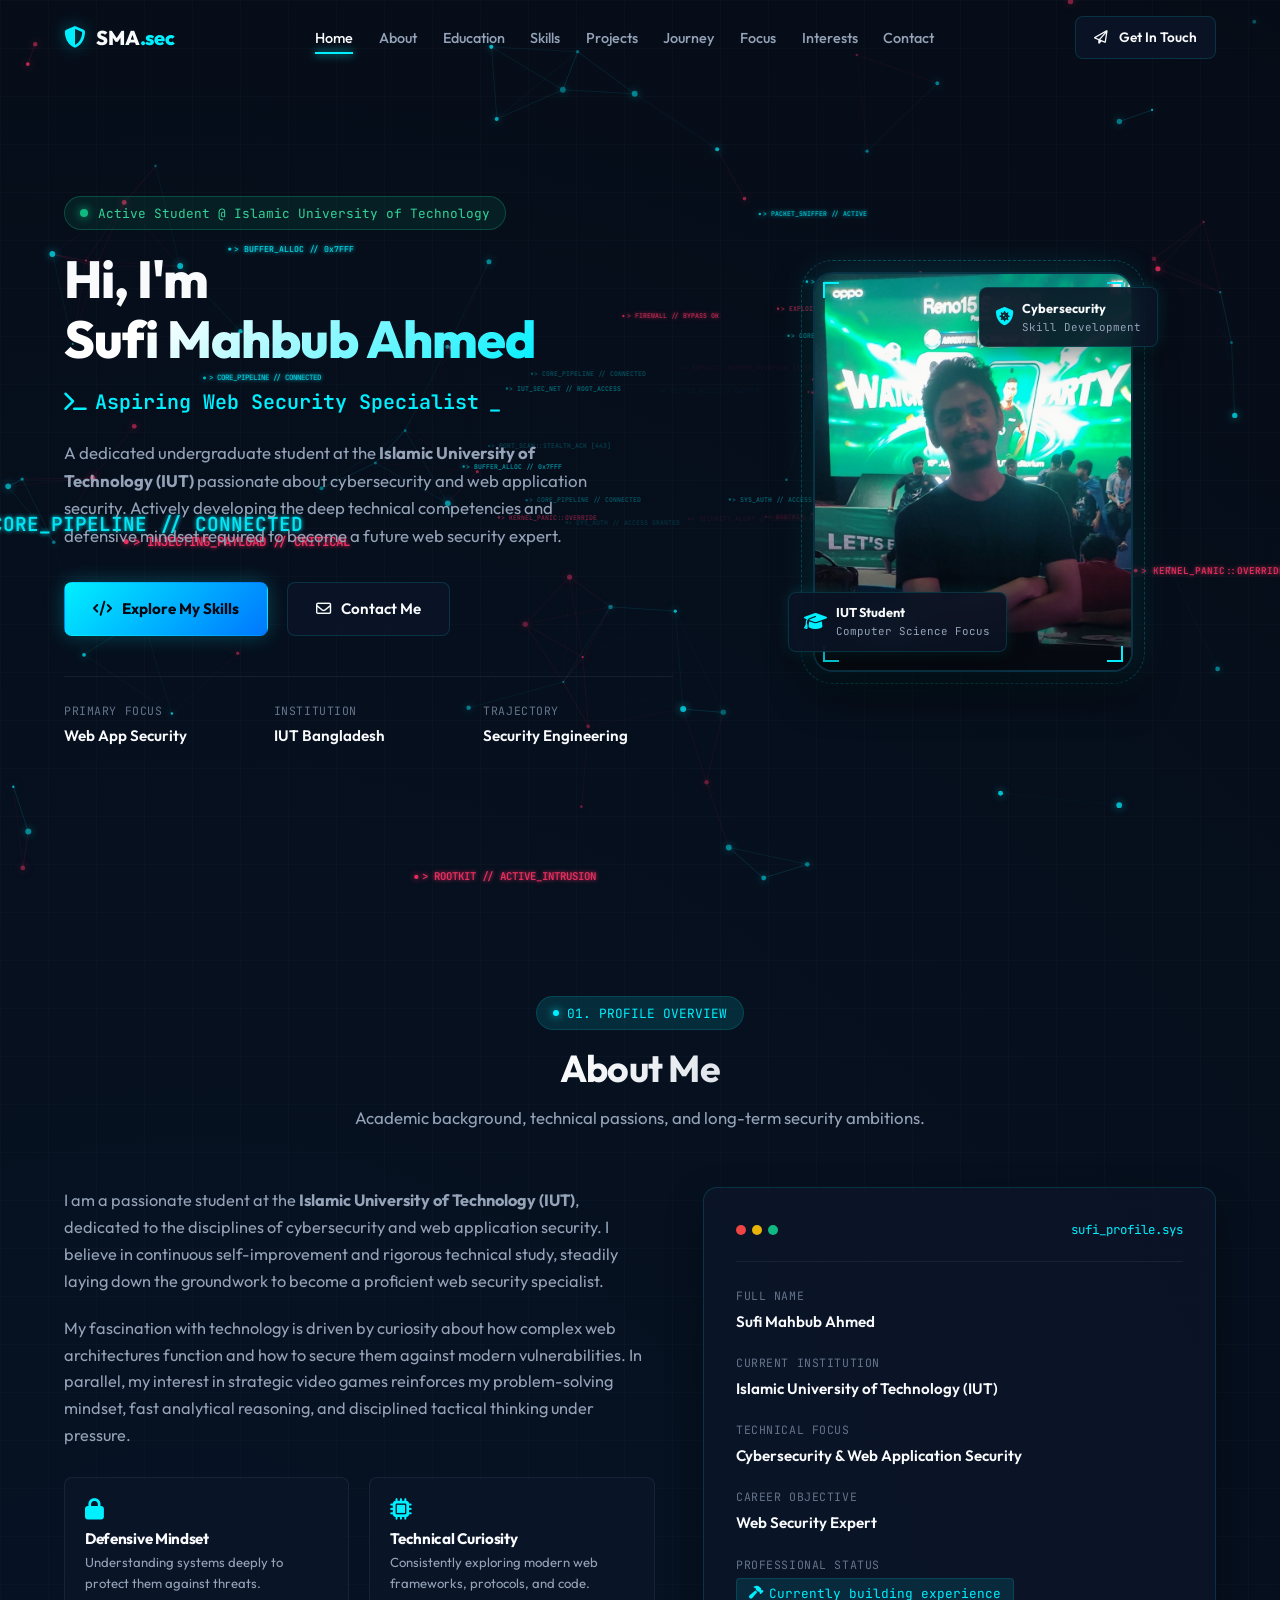
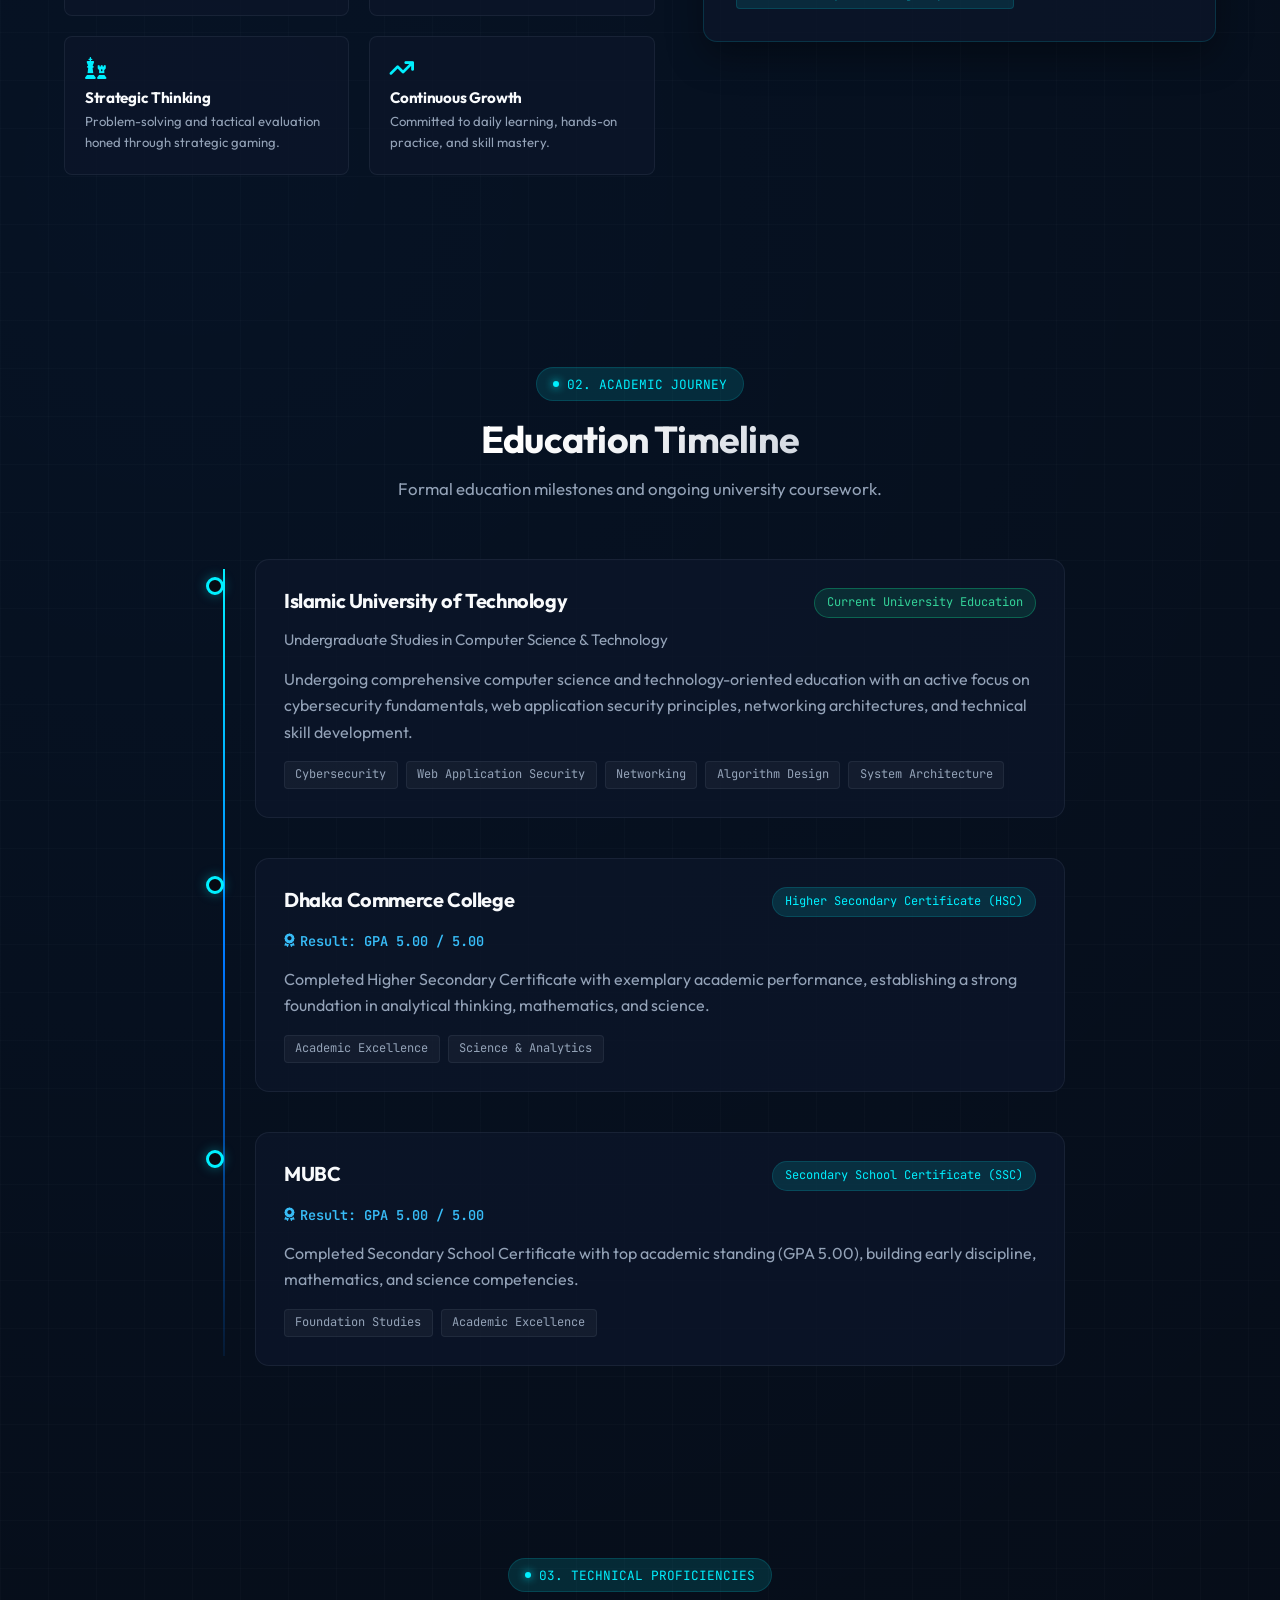
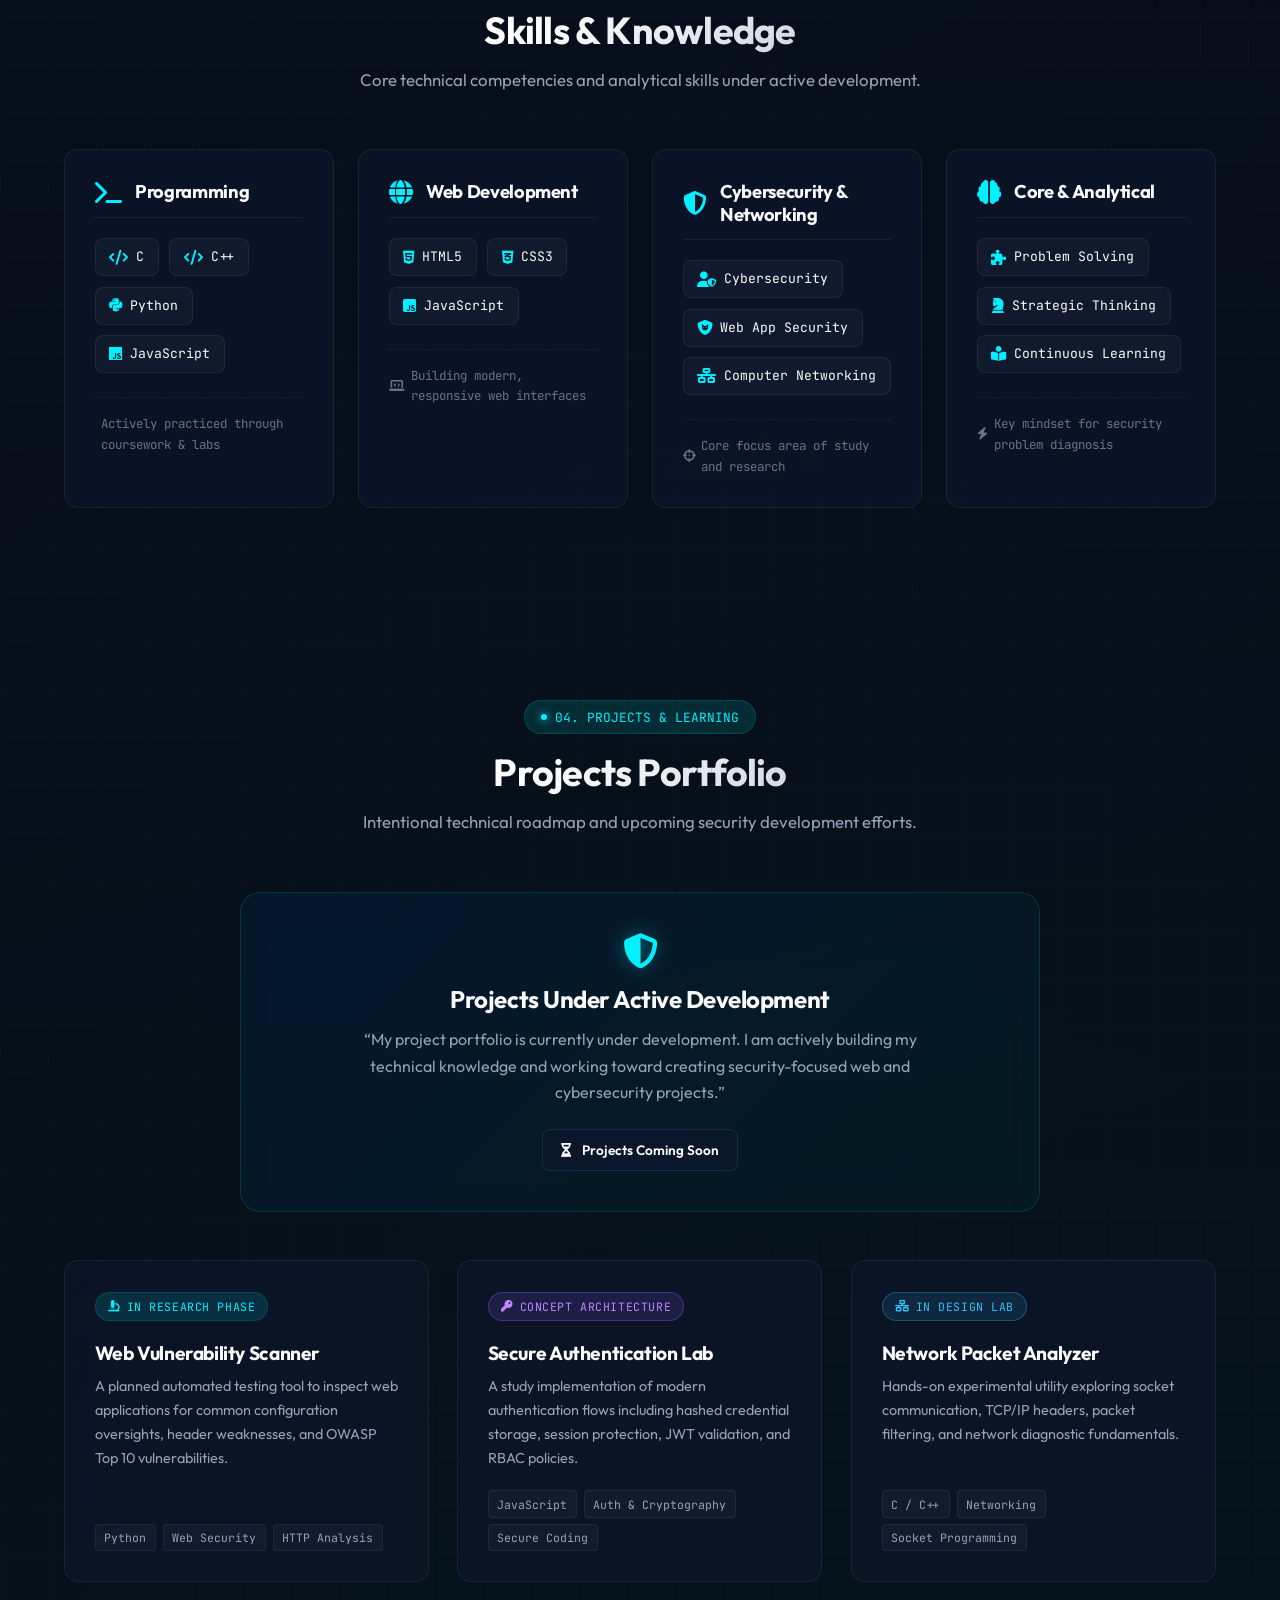
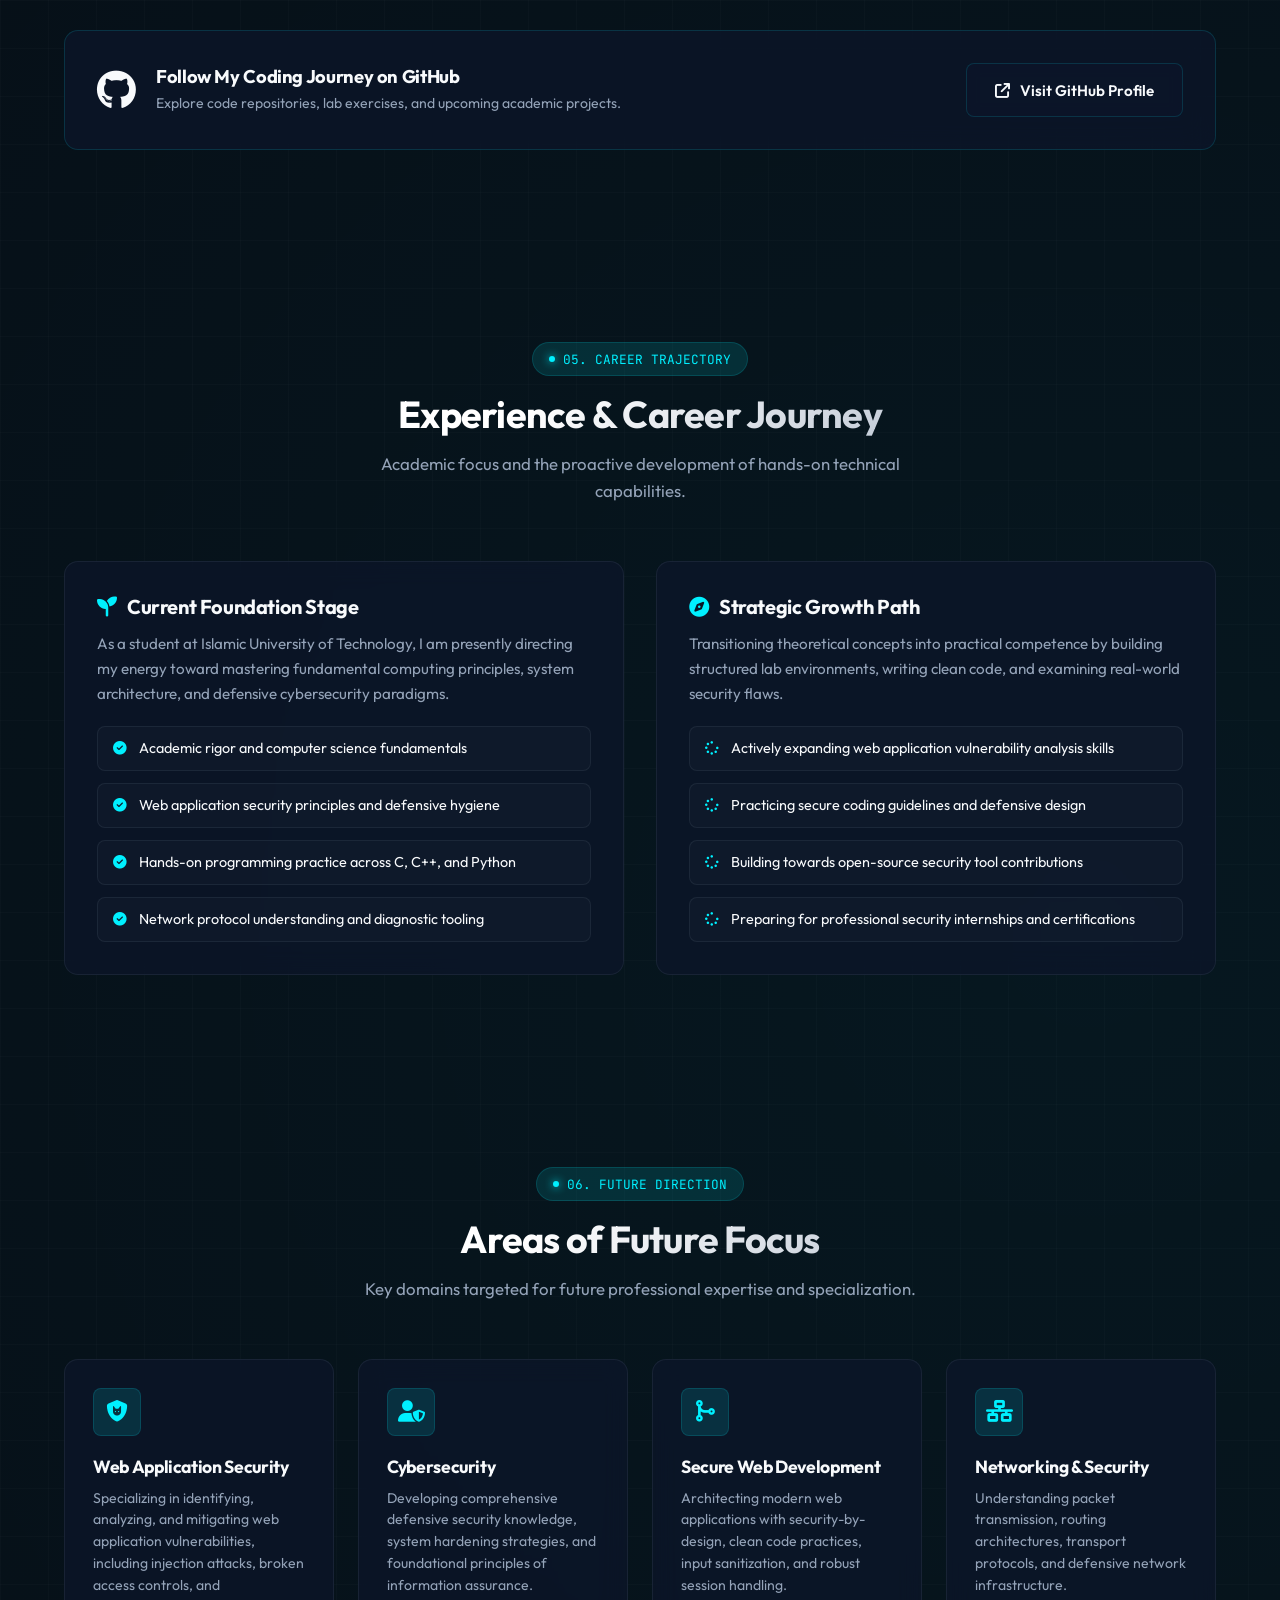
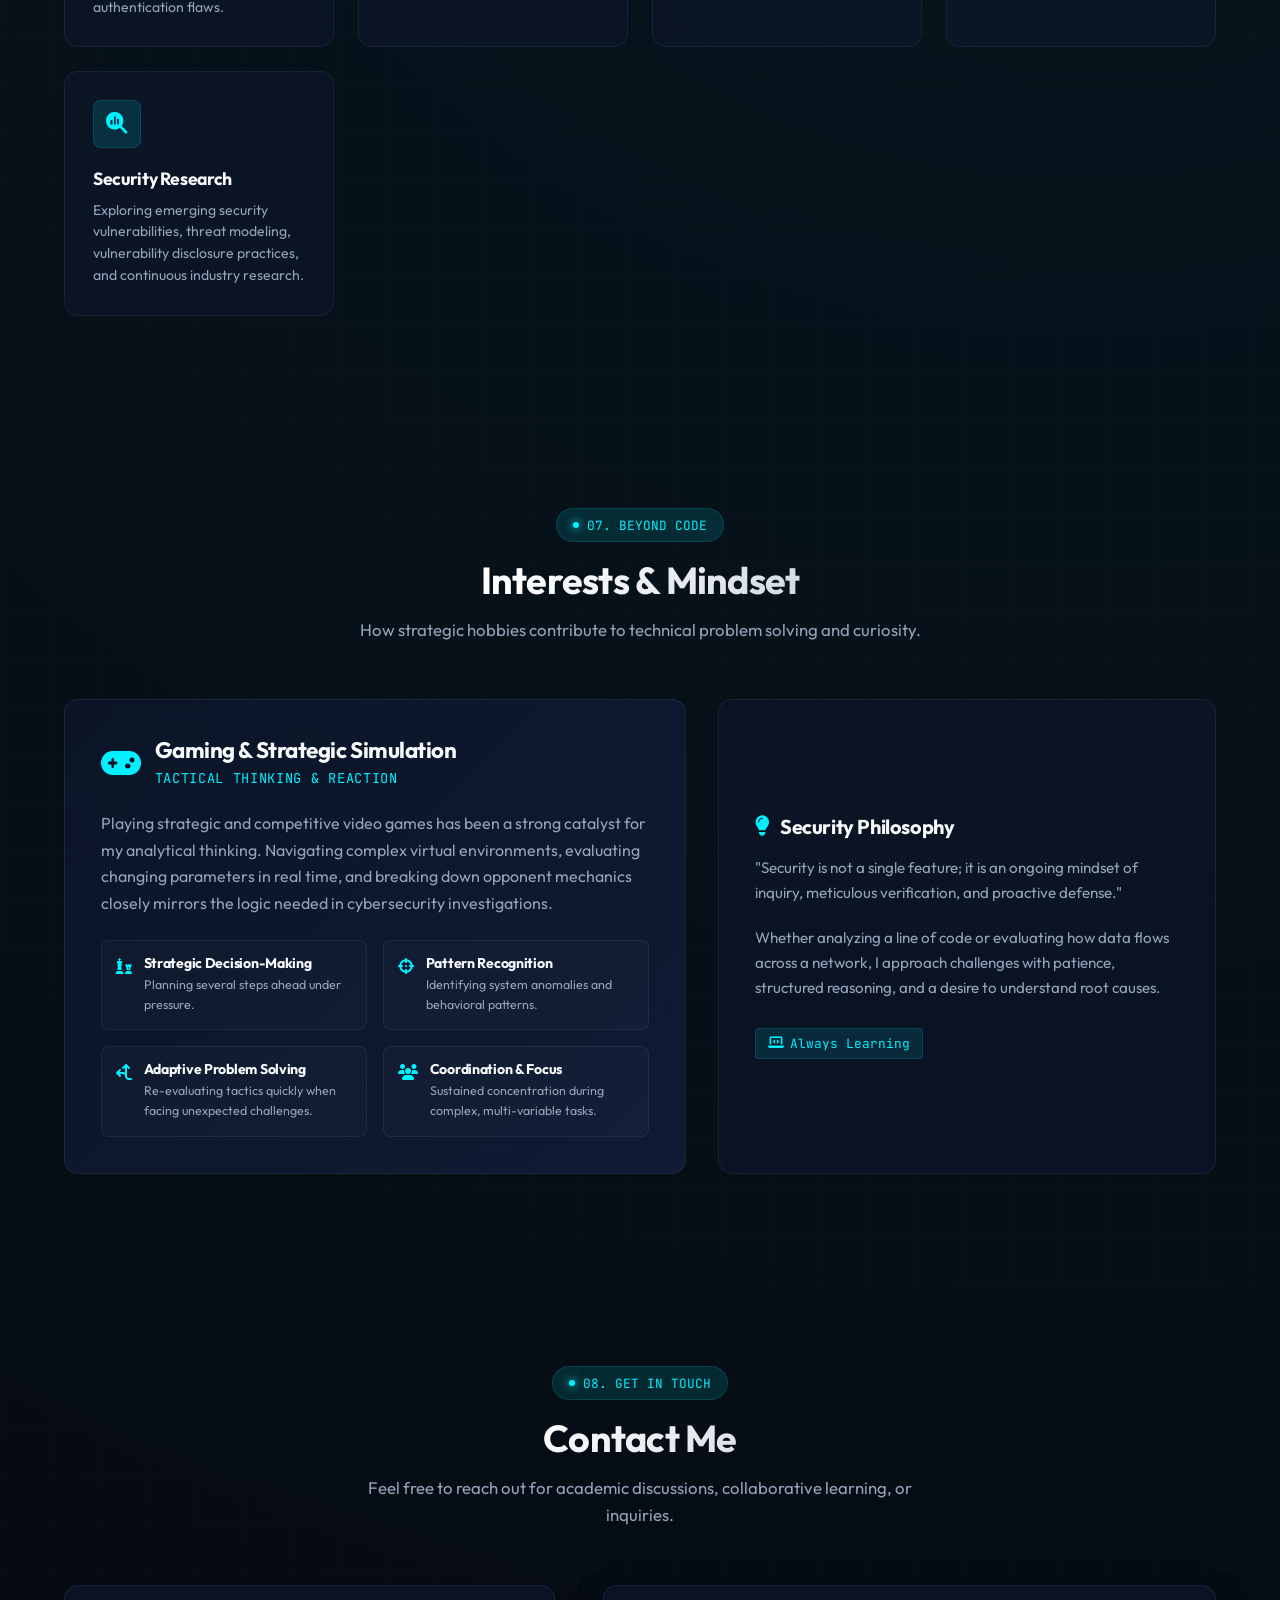
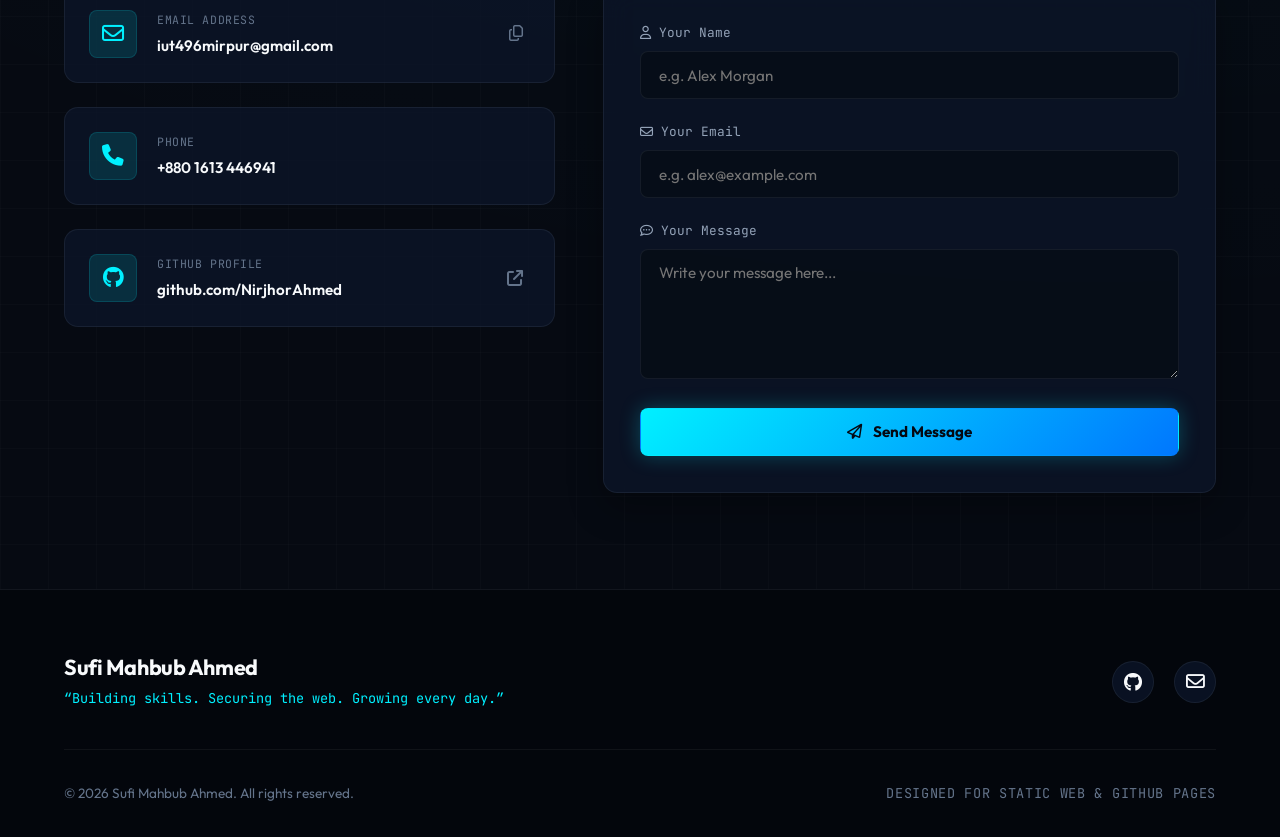
<file: index.html>
<!DOCTYPE html>
<html lang="en">
<head>
  <meta charset="UTF-8">
  <meta name="viewport" content="width=device-width, initial-scale=1.0">
  <meta http-equiv="X-UA-Compatible" content="ie=edge">
  
  <title>Sufi Mahbub Ahmed | Aspiring Cybersecurity & Web Security Specialist</title>
  <meta name="description" content="Portfolio of Sufi Mahbub Ahmed, student at the Islamic University of Technology (IUT) passionate about cybersecurity, web application security, and defensive engineering.">
  <meta name="keywords" content="Sufi Mahbub Ahmed, Islamic University of Technology, IUT, Cybersecurity, Web Application Security, Information Security, Network Security, Python, C++, Web Development">
  <meta name="author" content="Sufi Mahbub Ahmed">

  <!-- Open Graph / Meta -->
  <meta property="og:type" content="website">
  <meta property="og:title" content="Sufi Mahbub Ahmed | Aspiring Cybersecurity & Web Security Specialist">
  <meta property="og:description" content="Islamic University of Technology student building foundational skills in cybersecurity and web application security.">
  <meta property="og:image" content="./assets/images/profile.jpg">

  <!-- Google Fonts -->
  <link rel="preconnect" href="https://fonts.googleapis.com">
  <link rel="preconnect" href="https://fonts.gstatic.com" crossorigin>
  <link href="https://fonts.googleapis.com/css2?family=Fira+Code:wght@400;500;600&family=Inter:wght@300;400;500;600;700&family=Outfit:wght@400;500;600;700;800&family=JetBrains+Mono:wght@400;500;700&display=swap" rel="stylesheet">

  <!-- Font Awesome Icons -->
  <link rel="stylesheet" href="https://cdnjs.cloudflare.com/ajax/libs/font-awesome/6.5.1/css/all.min.css">

  <!-- Stylesheets -->
  <link rel="stylesheet" href="./css/style.css">
  <link rel="stylesheet" href="./css/animations.css">
</head>
<body>
  <!-- 3D Cyberspace System Warp Canvas -->
  <canvas id="particle-canvas"></canvas>

  <!-- ========================================================================
       Header Navigation
       ======================================================================== -->
  <header class="header-nav">
    <div class="container nav-container">
      <a href="#home" class="brand-logo" aria-label="Home">
        <i class="fa-solid fa-shield-halved shield-icon"></i>
        <span>SMA<span class="accent-text">.sec</span></span>
      </a>

      <nav>
        <ul class="nav-menu" id="nav-menu">
          <li><a href="#home" class="nav-link active">Home</a></li>
          <li><a href="#about" class="nav-link">About</a></li>
          <li><a href="#education" class="nav-link">Education</a></li>
          <li><a href="#skills" class="nav-link">Skills</a></li>
          <li><a href="#projects" class="nav-link">Projects</a></li>
          <li><a href="#experience" class="nav-link">Journey</a></li>
          <li><a href="#focus" class="nav-link">Focus</a></li>
          <li><a href="#interests" class="nav-link">Interests</a></li>
          <li><a href="#contact" class="nav-link">Contact</a></li>
        </ul>
      </nav>

      <div class="nav-actions">
        <a href="#contact" class="btn btn-secondary btn-sm d-none-mobile">
          <i class="fa-regular fa-paper-plane"></i> Get In Touch
        </a>
        <button class="mobile-toggle" id="mobile-toggle" aria-label="Toggle Navigation Menu">
          <i class="fa-solid fa-bars-staggered"></i>
        </button>
      </div>
    </div>
  </header>

  <!-- ========================================================================
       Hero Section
       ======================================================================== -->
  <section class="hero-section" id="home">
    <div class="container">
      <div class="hero-grid">
        <div class="hero-content reveal-fade">
          <div class="status-badge">
            <span class="pulse-dot"></span>
            <span>Active Student @ Islamic University of Technology</span>
          </div>

          <h1 class="hero-title">
            Hi, I'm <br>
            <span class="highlight">Sufi Mahbub Ahmed</span>
          </h1>

          <div class="hero-subtitle">
            <i class="fa-solid fa-terminal"></i>
            <span>Aspiring Web Security Specialist</span>
            <span class="cursor-blink">_</span>
          </div>

          <p class="hero-description">
            A dedicated undergraduate student at the <strong>Islamic University of Technology (IUT)</strong> passionate about cybersecurity and web application security. Actively developing the deep technical competencies and defensive mindset required to become a future web security expert.
          </p>

          <div class="hero-cta-group">
            <a href="#skills" class="btn btn-primary">
              <i class="fa-solid fa-code"></i> Explore My Skills
            </a>
            <a href="#contact" class="btn btn-secondary">
              <i class="fa-regular fa-envelope"></i> Contact Me
            </a>
          </div>

          <div class="hero-highlights">
            <div class="highlight-item">
              <span class="highlight-label">Primary Focus</span>
              <span class="highlight-value">Web App Security</span>
            </div>
            <div class="highlight-item">
              <span class="highlight-label">Institution</span>
              <span class="highlight-value">IUT Bangladesh</span>
            </div>
            <div class="highlight-item">
              <span class="highlight-label">Trajectory</span>
              <span class="highlight-value">Security Engineering</span>
            </div>
          </div>
        </div>

        <!-- Hero Portrait Section -->
        <div class="hero-visual reveal-fade stagger-2">
          <div class="portrait-wrapper">
            <div class="cyber-orbit"></div>
            
            <div class="portrait-container">
              <!-- Corner Cyber Brackets -->
              <div class="cyber-corner top-left"></div>
              <div class="cyber-corner top-right"></div>
              <div class="cyber-corner bottom-left"></div>
              <div class="cyber-corner bottom-right"></div>
              
              <img src="./assets/images/profile.jpg" alt="Sufi Mahbub Ahmed - Portrait" class="portrait-img">
              <div class="portrait-overlay-gradient"></div>
            </div>

            <!-- Floating high-tech indicator chips -->
            <div class="floating-chip top-chip">
              <i class="fa-solid fa-shield-virus chip-icon"></i>
              <div class="chip-text">
                <span class="chip-title">Cybersecurity</span>
                <span class="chip-sub">Skill Development</span>
              </div>
            </div>

            <div class="floating-chip bottom-chip">
              <i class="fa-solid fa-graduation-cap chip-icon"></i>
              <div class="chip-text">
                <span class="chip-title">IUT Student</span>
                <span class="chip-sub">Computer Science Focus</span>
              </div>
            </div>
          </div>
        </div>
      </div>
    </div>
  </section>

  <!-- ========================================================================
       About Me Section
       ======================================================================== -->
  <section class="section" id="about">
    <div class="container">
      <div class="section-header reveal-fade">
        <span class="section-tag"><span class="dot"></span> 01. PROFILE OVERVIEW</span>
        <h2 class="section-title">About Me</h2>
        <p class="section-subtitle">Academic background, technical passions, and long-term security ambitions.</p>
      </div>

      <div class="about-grid">
        <div class="about-text-col reveal-left">
          <p>
            I am a passionate student at the <strong>Islamic University of Technology (IUT)</strong>, dedicated to the disciplines of cybersecurity and web application security. I believe in continuous self-improvement and rigorous technical study, steadily laying down the groundwork to become a proficient web security specialist.
          </p>
          <p>
            My fascination with technology is driven by curiosity about how complex web architectures function and how to secure them against modern vulnerabilities. In parallel, my interest in strategic video games reinforces my problem-solving mindset, fast analytical reasoning, and disciplined tactical thinking under pressure.
          </p>

          <div class="about-features">
            <div class="feature-box">
              <i class="fa-solid fa-lock feat-icon"></i>
              <h4>Defensive Mindset</h4>
              <p>Understanding systems deeply to protect them against threats.</p>
            </div>
            <div class="feature-box">
              <i class="fa-solid fa-microchip feat-icon"></i>
              <h4>Technical Curiosity</h4>
              <p>Consistently exploring modern web frameworks, protocols, and code.</p>
            </div>
            <div class="feature-box">
              <i class="fa-solid fa-chess feat-icon"></i>
              <h4>Strategic Thinking</h4>
              <p>Problem-solving and tactical evaluation honed through strategic gaming.</p>
            </div>
            <div class="feature-box">
              <i class="fa-solid fa-arrow-trend-up feat-icon"></i>
              <h4>Continuous Growth</h4>
              <p>Committed to daily learning, hands-on practice, and skill mastery.</p>
            </div>
          </div>
        </div>

        <div class="about-card-col reveal-right stagger-2">
          <div class="profile-card">
            <div class="profile-card-header">
              <div class="terminal-dots">
                <span></span><span></span><span></span>
              </div>
              <span class="card-label">sufi_profile.sys</span>
            </div>

            <div class="profile-info-list">
              <div class="info-row">
                <span class="info-label">Full Name</span>
                <span class="info-value">Sufi Mahbub Ahmed</span>
              </div>
              <div class="info-row">
                <span class="info-label">Current Institution</span>
                <span class="info-value">Islamic University of Technology (IUT)</span>
              </div>
              <div class="info-row">
                <span class="info-label">Technical Focus</span>
                <span class="info-value">Cybersecurity & Web Application Security</span>
              </div>
              <div class="info-row">
                <span class="info-label">Career Objective</span>
                <span class="info-value">Web Security Expert</span>
              </div>
              <div class="info-row">
                <span class="info-label">Professional Status</span>
                <span class="info-badge">
                  <i class="fa-solid fa-hammer"></i> Currently building experience
                </span>
              </div>
            </div>
          </div>
        </div>
      </div>
    </div>
  </section>

  <!-- ========================================================================
       Education Section
       ======================================================================== -->
  <section class="section" id="education">
    <div class="container">
      <div class="section-header reveal-fade">
        <span class="section-tag"><span class="dot"></span> 02. ACADEMIC JOURNEY</span>
        <h2 class="section-title">Education Timeline</h2>
        <p class="section-subtitle">Formal education milestones and ongoing university coursework.</p>
      </div>

      <div class="timeline">
        <!-- University -->
        <div class="timeline-item reveal-fade">
          <div class="timeline-node"></div>
          <div class="timeline-card">
            <div class="timeline-header">
              <h3 class="timeline-institution">Islamic University of Technology</h3>
              <span class="timeline-badge current">Current University Education</span>
            </div>
            <p class="timeline-degree">Undergraduate Studies in Computer Science & Technology</p>
            <p>
              Undergoing comprehensive computer science and technology-oriented education with an active focus on cybersecurity fundamentals, web application security principles, networking architectures, and technical skill development.
            </p>
            <div class="timeline-tags">
              <span class="timeline-tag">Cybersecurity</span>
              <span class="timeline-tag">Web Application Security</span>
              <span class="timeline-tag">Networking</span>
              <span class="timeline-tag">Algorithm Design</span>
              <span class="timeline-tag">System Architecture</span>
            </div>
          </div>
        </div>

        <!-- Higher Secondary -->
        <div class="timeline-item reveal-fade stagger-1">
          <div class="timeline-node"></div>
          <div class="timeline-card">
            <div class="timeline-header">
              <h3 class="timeline-institution">Dhaka Commerce College</h3>
              <span class="timeline-badge">Higher Secondary Certificate (HSC)</span>
            </div>
            <div class="timeline-gpa">
              <i class="fa-solid fa-award"></i> Result: GPA 5.00 / 5.00
            </div>
            <p>
              Completed Higher Secondary Certificate with exemplary academic performance, establishing a strong foundation in analytical thinking, mathematics, and science.
            </p>
            <div class="timeline-tags">
              <span class="timeline-tag">Academic Excellence</span>
              <span class="timeline-tag">Science & Analytics</span>
            </div>
          </div>
        </div>

        <!-- Secondary School -->
        <div class="timeline-item reveal-fade stagger-2">
          <div class="timeline-node"></div>
          <div class="timeline-card">
            <div class="timeline-header">
              <h3 class="timeline-institution">MUBC</h3>
              <span class="timeline-badge">Secondary School Certificate (SSC)</span>
            </div>
            <div class="timeline-gpa">
              <i class="fa-solid fa-award"></i> Result: GPA 5.00 / 5.00
            </div>
            <p>
              Completed Secondary School Certificate with top academic standing (GPA 5.00), building early discipline, mathematics, and science competencies.
            </p>
            <div class="timeline-tags">
              <span class="timeline-tag">Foundation Studies</span>
              <span class="timeline-tag">Academic Excellence</span>
            </div>
          </div>
        </div>
      </div>
    </div>
  </section>

  <!-- ========================================================================
       Skills Section
       ======================================================================== -->
  <section class="section" id="skills">
    <div class="container">
      <div class="section-header reveal-fade">
        <span class="section-tag"><span class="dot"></span> 03. TECHNICAL PROFICIENCIES</span>
        <h2 class="section-title">Skills & Knowledge</h2>
        <p class="section-subtitle">Core technical competencies and analytical skills under active development.</p>
      </div>

      <div class="skills-grid">
        <!-- Programming -->
        <div class="skill-category-card reveal-fade">
          <div class="skill-card-head">
            <i class="fa-solid fa-terminal skill-card-icon"></i>
            <h3>Programming</h3>
          </div>
          <div class="skill-pills">
            <span class="skill-pill"><i class="fa-solid fa-code"></i> C</span>
            <span class="skill-pill"><i class="fa-solid fa-code"></i> C++</span>
            <span class="skill-pill"><i class="fa-brands fa-python"></i> Python</span>
            <span class="skill-pill"><i class="fa-brands fa-js"></i> JavaScript</span>
          </div>
          <div class="skill-note">
            <i class="fa-solid fa-arrow-progress"></i> Actively practiced through coursework & labs
          </div>
        </div>

        <!-- Web Development -->
        <div class="skill-category-card reveal-fade stagger-1">
          <div class="skill-card-head">
            <i class="fa-solid fa-globe skill-card-icon"></i>
            <h3>Web Development</h3>
          </div>
          <div class="skill-pills">
            <span class="skill-pill"><i class="fa-brands fa-html5"></i> HTML5</span>
            <span class="skill-pill"><i class="fa-brands fa-css3-alt"></i> CSS3</span>
            <span class="skill-pill"><i class="fa-brands fa-square-js"></i> JavaScript</span>
          </div>
          <div class="skill-note">
            <i class="fa-solid fa-laptop-code"></i> Building modern, responsive web interfaces
          </div>
        </div>

        <!-- Cybersecurity & Networking -->
        <div class="skill-category-card reveal-fade stagger-2">
          <div class="skill-card-head">
            <i class="fa-solid fa-shield-halved skill-card-icon"></i>
            <h3>Cybersecurity & Networking</h3>
          </div>
          <div class="skill-pills">
            <span class="skill-pill"><i class="fa-solid fa-user-shield"></i> Cybersecurity</span>
            <span class="skill-pill"><i class="fa-solid fa-shield-cat"></i> Web App Security</span>
            <span class="skill-pill"><i class="fa-solid fa-network-wired"></i> Computer Networking</span>
          </div>
          <div class="skill-note">
            <i class="fa-solid fa-crosshairs"></i> Core focus area of study and research
          </div>
        </div>

        <!-- Core Skills -->
        <div class="skill-category-card reveal-fade stagger-3">
          <div class="skill-card-head">
            <i class="fa-solid fa-brain skill-card-icon"></i>
            <h3>Core & Analytical</h3>
          </div>
          <div class="skill-pills">
            <span class="skill-pill"><i class="fa-solid fa-puzzle-piece"></i> Problem Solving</span>
            <span class="skill-pill"><i class="fa-solid fa-chess-knight"></i> Strategic Thinking</span>
            <span class="skill-pill"><i class="fa-solid fa-book-open-reader"></i> Continuous Learning</span>
          </div>
          <div class="skill-note">
            <i class="fa-solid fa-bolt"></i> Key mindset for security problem diagnosis
          </div>
        </div>
      </div>
    </div>
  </section>

  <!-- ========================================================================
       Projects Section (Projects & Learning)
       ======================================================================== -->
  <section class="section" id="projects">
    <div class="container">
      <div class="section-header reveal-fade">
        <span class="section-tag"><span class="dot"></span> 04. PROJECTS & LEARNING</span>
        <h2 class="section-title">Projects Portfolio</h2>
        <p class="section-subtitle">Intentional technical roadmap and upcoming security development efforts.</p>
      </div>

      <!-- Professional Notice Box -->
      <div class="projects-notice-box reveal-fade">
        <i class="fa-solid fa-shield-halved notice-icon"></i>
        <h3>Projects Under Active Development</h3>
        <p>
          “My project portfolio is currently under development. I am actively building my technical knowledge and working toward creating security-focused web and cybersecurity projects.”
        </p>
        <span class="btn btn-secondary btn-sm">
          <i class="fa-solid fa-hourglass-half"></i> Projects Coming Soon
        </span>
      </div>

      <!-- High-Tech Planned Project Architecture Cards -->
      <div class="project-roadmap-grid">
        <div class="roadmap-card reveal-fade">
          <div>
            <span class="roadmap-status-badge status-research">
              <i class="fa-solid fa-microscope"></i> In Research Phase
            </span>
            <h4>Web Vulnerability Scanner</h4>
            <p>
              A planned automated testing tool to inspect web applications for common configuration oversights, header weaknesses, and OWASP Top 10 vulnerabilities.
            </p>
          </div>
          <div class="roadmap-tags">
            <span class="roadmap-tag">Python</span>
            <span class="roadmap-tag">Web Security</span>
            <span class="roadmap-tag">HTTP Analysis</span>
          </div>
        </div>

        <div class="roadmap-card reveal-fade stagger-1">
          <div>
            <span class="roadmap-status-badge status-concept">
              <i class="fa-solid fa-key"></i> Concept Architecture
            </span>
            <h4>Secure Authentication Lab</h4>
            <p>
              A study implementation of modern authentication flows including hashed credential storage, session protection, JWT validation, and RBAC policies.
            </p>
          </div>
          <div class="roadmap-tags">
            <span class="roadmap-tag">JavaScript</span>
            <span class="roadmap-tag">Auth & Cryptography</span>
            <span class="roadmap-tag">Secure Coding</span>
          </div>
        </div>

        <div class="roadmap-card reveal-fade stagger-2">
          <div>
            <span class="roadmap-status-badge status-design">
              <i class="fa-solid fa-network-wired"></i> In Design Lab
            </span>
            <h4>Network Packet Analyzer</h4>
            <p>
              Hands-on experimental utility exploring socket communication, TCP/IP headers, packet filtering, and network diagnostic fundamentals.
            </p>
          </div>
          <div class="roadmap-tags">
            <span class="roadmap-tag">C / C++</span>
            <span class="roadmap-tag">Networking</span>
            <span class="roadmap-tag">Socket Programming</span>
          </div>
        </div>
      </div>

      <!-- GitHub Hub Banner -->
      <div class="github-banner reveal-fade">
        <div class="github-banner-info">
          <i class="fa-brands fa-github"></i>
          <div class="github-banner-text">
            <h4>Follow My Coding Journey on GitHub</h4>
            <p>Explore code repositories, lab exercises, and upcoming academic projects.</p>
          </div>
        </div>
        <a href="https://github.com/NirjhorAhmed" target="_blank" rel="noopener noreferrer" class="btn btn-secondary">
          <i class="fa-solid fa-arrow-up-right-from-square"></i> Visit GitHub Profile
        </a>
      </div>
    </div>
  </section>

  <!-- ========================================================================
       Experience Section (Experience & Career Journey)
       ======================================================================== -->
  <section class="section" id="experience">
    <div class="container">
      <div class="section-header reveal-fade">
        <span class="section-tag"><span class="dot"></span> 05. CAREER TRAJECTORY</span>
        <h2 class="section-title">Experience & Career Journey</h2>
        <p class="section-subtitle">Academic focus and the proactive development of hands-on technical capabilities.</p>
      </div>

      <div class="journey-grid">
        <div class="journey-card reveal-left">
          <h3>
            <i class="fa-solid fa-seedling"></i> Current Foundation Stage
          </h3>
          <p>
            As a student at Islamic University of Technology, I am presently directing my energy toward mastering fundamental computing principles, system architecture, and defensive cybersecurity paradigms.
          </p>
          <ul class="focus-pills-list">
            <li class="focus-pill-item">
              <i class="fa-solid fa-circle-check"></i>
              <span>Academic rigor and computer science fundamentals</span>
            </li>
            <li class="focus-pill-item">
              <i class="fa-solid fa-circle-check"></i>
              <span>Web application security principles and defensive hygiene</span>
            </li>
            <li class="focus-pill-item">
              <i class="fa-solid fa-circle-check"></i>
              <span>Hands-on programming practice across C, C++, and Python</span>
            </li>
            <li class="focus-pill-item">
              <i class="fa-solid fa-circle-check"></i>
              <span>Network protocol understanding and diagnostic tooling</span>
            </li>
          </ul>
        </div>

        <div class="journey-card reveal-right">
          <h3>
            <i class="fa-solid fa-compass"></i> Strategic Growth Path
          </h3>
          <p>
            Transitioning theoretical concepts into practical competence by building structured lab environments, writing clean code, and examining real-world security flaws.
          </p>
          <ul class="focus-pills-list">
            <li class="focus-pill-item">
              <i class="fa-solid fa-spinner fa-spin"></i>
              <span>Actively expanding web application vulnerability analysis skills</span>
            </li>
            <li class="focus-pill-item">
              <i class="fa-solid fa-spinner fa-spin"></i>
              <span>Practicing secure coding guidelines and defensive design</span>
            </li>
            <li class="focus-pill-item">
              <i class="fa-solid fa-spinner fa-spin"></i>
              <span>Building towards open-source security tool contributions</span>
            </li>
            <li class="focus-pill-item">
              <i class="fa-solid fa-spinner fa-spin"></i>
              <span>Preparing for professional security internships and certifications</span>
            </li>
          </ul>
        </div>
      </div>
    </div>
  </section>

  <!-- ========================================================================
       Areas of Future Focus (Services Alternative)
       ======================================================================== -->
  <section class="section" id="focus">
    <div class="container">
      <div class="section-header reveal-fade">
        <span class="section-tag"><span class="dot"></span> 06. FUTURE DIRECTION</span>
        <h2 class="section-title">Areas of Future Focus</h2>
        <p class="section-subtitle">Key domains targeted for future professional expertise and specialization.</p>
      </div>

      <div class="focus-grid">
        <div class="focus-box reveal-fade">
          <div class="focus-box-icon">
            <i class="fa-solid fa-shield-cat"></i>
          </div>
          <h4>Web Application Security</h4>
          <p>
            Specializing in identifying, analyzing, and mitigating web application vulnerabilities, including injection attacks, broken access controls, and authentication flaws.
          </p>
        </div>

        <div class="focus-box reveal-fade stagger-1">
          <div class="focus-box-icon">
            <i class="fa-solid fa-user-shield"></i>
          </div>
          <h4>Cybersecurity</h4>
          <p>
            Developing comprehensive defensive security knowledge, system hardening strategies, and foundational principles of information assurance.
          </p>
        </div>

        <div class="focus-box reveal-fade stagger-2">
          <div class="focus-box-icon">
            <i class="fa-solid fa-code-merge"></i>
          </div>
          <h4>Secure Web Development</h4>
          <p>
            Architecting modern web applications with security-by-design, clean code practices, input sanitization, and robust session handling.
          </p>
        </div>

        <div class="focus-box reveal-fade stagger-3">
          <div class="focus-box-icon">
            <i class="fa-solid fa-network-wired"></i>
          </div>
          <h4>Networking & Security</h4>
          <p>
            Understanding packet transmission, routing architectures, transport protocols, and defensive network infrastructure.
          </p>
        </div>

        <div class="focus-box reveal-fade stagger-4">
          <div class="focus-box-icon">
            <i class="fa-solid fa-magnifying-glass-chart"></i>
          </div>
          <h4>Security Research</h4>
          <p>
            Exploring emerging security vulnerabilities, threat modeling, vulnerability disclosure practices, and continuous industry research.
          </p>
        </div>
      </div>
    </div>
  </section>

  <!-- ========================================================================
       Interests Section
       ======================================================================== -->
  <section class="section" id="interests">
    <div class="container">
      <div class="section-header reveal-fade">
        <span class="section-tag"><span class="dot"></span> 07. BEYOND CODE</span>
        <h2 class="section-title">Interests & Mindset</h2>
        <p class="section-subtitle">How strategic hobbies contribute to technical problem solving and curiosity.</p>
      </div>

      <div class="interests-grid">
        <div class="gaming-interest-card reveal-left">
          <div class="gaming-head">
            <i class="fa-solid fa-gamepad"></i>
            <div>
              <h3>Gaming & Strategic Simulation</h3>
              <span class="mono-tag">Tactical Thinking & Reaction</span>
            </div>
          </div>
          <p>
            Playing strategic and competitive video games has been a strong catalyst for my analytical thinking. Navigating complex virtual environments, evaluating changing parameters in real time, and breaking down opponent mechanics closely mirrors the logic needed in cybersecurity investigations.
          </p>
          <div class="gaming-traits">
            <div class="trait-item">
              <i class="fa-solid fa-chess"></i>
              <div>
                <h5>Strategic Decision-Making</h5>
                <p>Planning several steps ahead under pressure.</p>
              </div>
            </div>
            <div class="trait-item">
              <i class="fa-solid fa-crosshairs"></i>
              <div>
                <h5>Pattern Recognition</h5>
                <p>Identifying system anomalies and behavioral patterns.</p>
              </div>
            </div>
            <div class="trait-item">
              <i class="fa-solid fa-arrows-split-up-and-left"></i>
              <div>
                <h5>Adaptive Problem Solving</h5>
                <p>Re-evaluating tactics quickly when facing unexpected challenges.</p>
              </div>
            </div>
            <div class="trait-item">
              <i class="fa-solid fa-users"></i>
              <div>
                <h5>Coordination & Focus</h5>
                <p>Sustained concentration during complex, multi-variable tasks.</p>
              </div>
            </div>
          </div>
        </div>

        <div class="mindset-card reveal-right">
          <h3>
            <i class="fa-solid fa-lightbulb"></i> Security Philosophy
          </h3>
          <p>
            "Security is not a single feature; it is an ongoing mindset of inquiry, meticulous verification, and proactive defense."
          </p>
          <p>
            Whether analyzing a line of code or evaluating how data flows across a network, I approach challenges with patience, structured reasoning, and a desire to understand root causes.
          </p>
          <div class="info-badge" style="margin-top: 0.5rem;">
            <i class="fa-solid fa-laptop-code"></i> Always Learning
          </div>
        </div>
      </div>
    </div>
  </section>

  <!-- ========================================================================
       Contact Section
       ======================================================================== -->
  <section class="section" id="contact">
    <div class="container">
      <div class="section-header reveal-fade">
        <span class="section-tag"><span class="dot"></span> 08. GET IN TOUCH</span>
        <h2 class="section-title">Contact Me</h2>
        <p class="section-subtitle">Feel free to reach out for academic discussions, collaborative learning, or inquiries.</p>
      </div>

      <div class="contact-grid">
        <!-- Contact Details -->
        <div class="contact-info-panel reveal-left">
          <!-- Email Card -->
          <div class="contact-card">
            <div class="contact-icon-box">
              <i class="fa-regular fa-envelope"></i>
            </div>
            <div class="contact-details">
              <span class="contact-type">Email Address</span>
              <a href="mailto:iut496mirpur@gmail.com" class="contact-value">iut496mirpur@gmail.com</a>
            </div>
            <button class="copy-btn" id="copy-email-btn" title="Copy Email Address" aria-label="Copy Email">
              <i class="fa-regular fa-copy"></i>
            </button>
          </div>

          <!-- Phone Card -->
          <div class="contact-card">
            <div class="contact-icon-box">
              <i class="fa-solid fa-phone"></i>
            </div>
            <div class="contact-details">
              <span class="contact-type">Phone</span>
              <a href="tel:+8801613446941" class="contact-value">+880 1613 446941</a>
            </div>
          </div>

          <!-- GitHub Card -->
          <div class="contact-card">
            <div class="contact-icon-box">
              <i class="fa-brands fa-github"></i>
            </div>
            <div class="contact-details">
              <span class="contact-type">GitHub Profile</span>
              <a href="https://github.com/NirjhorAhmed" target="_blank" rel="noopener noreferrer" class="contact-value">github.com/NirjhorAhmed</a>
            </div>
            <a href="https://github.com/NirjhorAhmed" target="_blank" rel="noopener noreferrer" class="copy-btn" title="Open GitHub">
              <i class="fa-solid fa-arrow-up-right-from-square"></i>
            </a>
          </div>
        </div>

        <!-- Interactive Contact Form -->
        <div class="contact-form-panel reveal-right">
          <form id="contact-form">
            <div class="form-group">
              <label for="form-name"><i class="fa-regular fa-user"></i> Your Name</label>
              <input type="text" id="form-name" class="form-input" placeholder="e.g. Alex Morgan" required>
            </div>

            <div class="form-group">
              <label for="form-email"><i class="fa-regular fa-envelope"></i> Your Email</label>
              <input type="email" id="form-email" class="form-input" placeholder="e.g. alex@example.com" required>
            </div>

            <div class="form-group">
              <label for="form-message"><i class="fa-regular fa-comment-dots"></i> Your Message</label>
              <textarea id="form-message" class="form-input" placeholder="Write your message here..." required></textarea>
            </div>

            <button type="submit" class="btn btn-primary" style="width: 100%;">
              <i class="fa-regular fa-paper-plane"></i> Send Message
            </button>

            <div class="form-feedback" id="form-feedback"></div>
          </form>
        </div>
      </div>
    </div>
  </section>

  <!-- ========================================================================
       Footer
       ======================================================================== -->
  <footer class="footer">
    <div class="container">
      <div class="footer-top">
        <div class="footer-brand">
          <h3>Sufi Mahbub Ahmed</h3>
          <p class="footer-quote">“Building skills. Securing the web. Growing every day.”</p>
        </div>

        <div class="footer-links">
          <a href="https://github.com/NirjhorAhmed" target="_blank" rel="noopener noreferrer" class="social-icon-btn" aria-label="GitHub Profile">
            <i class="fa-brands fa-github"></i>
          </a>
          <a href="mailto:iut496mirpur@gmail.com" class="social-icon-btn" aria-label="Send Email">
            <i class="fa-regular fa-envelope"></i>
          </a>
        </div>
      </div>

      <div class="footer-bottom">
        <p>&copy; <span id="current-year"></span> Sufi Mahbub Ahmed. All rights reserved.</p>
        <p class="mono-tag">Designed for Static Web &amp; GitHub Pages</p>
      </div>
    </div>
  </footer>

  <!-- Toast Notification Container -->
  <div class="toast-notification" id="toast">
    <i class="fa-solid fa-circle-check" style="color: var(--cyan-neon);"></i>
    <span id="toast-message">Notification message</span>
  </div>

  <!-- Scripts -->
  <script src="./js/particles.js"></script>
  <script src="./js/main.js"></script>
</body>
</html>
</file>
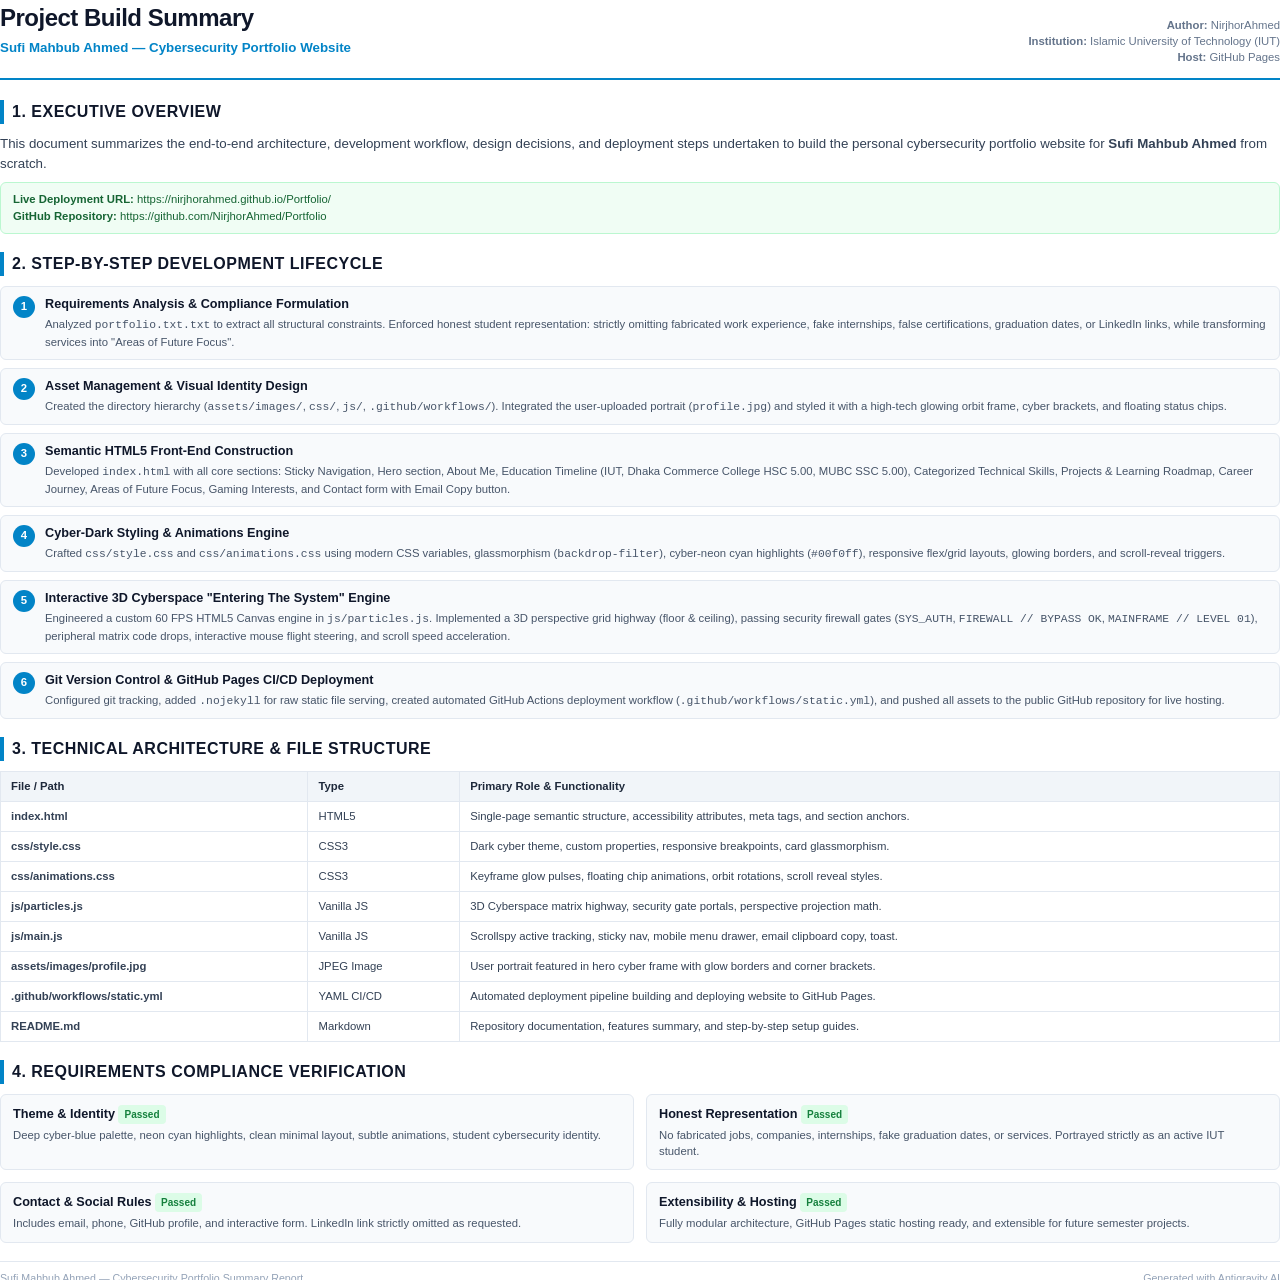
<file: summary_document.html>
<!DOCTYPE html>
<html lang="en">
<head>
  <meta charset="UTF-8">
  <title>Portfolio Build Summary - Sufi Mahbub Ahmed</title>
  <style>
    @page {
      size: A4;
      margin: 18mm 16mm 18mm 16mm;
    }
    
    * {
      box-sizing: border-box;
      margin: 0;
      padding: 0;
    }

    body {
      font-family: -apple-system, BlinkMacSystemFont, "Segoe UI", Roboto, "Helvetica Neue", Arial, sans-serif;
      color: #1e293b;
      line-height: 1.5;
      font-size: 10pt;
      background: #ffffff;
    }

    /* Cover / Header */
    .header {
      border-bottom: 2px solid #0284c7;
      padding-bottom: 12px;
      margin-bottom: 20px;
      display: flex;
      justify-content: space-between;
      align-items: flex-end;
    }

    .header-title h1 {
      font-size: 18pt;
      color: #0f172a;
      font-weight: 800;
      letter-spacing: -0.5px;
    }

    .header-title p {
      font-size: 10pt;
      color: #0284c7;
      font-weight: 600;
      margin-top: 2px;
    }

    .header-meta {
      text-align: right;
      font-size: 8.5pt;
      color: #64748b;
      line-height: 1.4;
    }

    /* Section Styles */
    .section {
      margin-bottom: 18px;
      page-break-inside: avoid;
    }

    .section-title {
      font-size: 12pt;
      font-weight: 700;
      color: #0f172a;
      border-left: 4px solid #0284c7;
      padding-left: 8px;
      margin-bottom: 10px;
      text-transform: uppercase;
      letter-spacing: 0.5px;
    }

    p {
      margin-bottom: 8px;
      color: #334155;
    }

    /* Grid & Cards */
    .grid-2 {
      display: grid;
      grid-template-columns: 1fr 1fr;
      gap: 12px;
      margin-bottom: 10px;
    }

    .card {
      background: #f8fafc;
      border: 1px solid #e2e8f0;
      border-radius: 6px;
      padding: 10px 12px;
    }

    .card-title {
      font-size: 9.5pt;
      font-weight: 700;
      color: #0f172a;
      margin-bottom: 4px;
    }

    .card-desc {
      font-size: 8.5pt;
      color: #475569;
      line-height: 1.4;
    }

    /* Timeline / Steps */
    .step-list {
      display: flex;
      flex-direction: column;
      gap: 8px;
    }

    .step-item {
      display: flex;
      gap: 10px;
      background: #f8fafc;
      border: 1px solid #e2e8f0;
      border-radius: 6px;
      padding: 8px 12px;
    }

    .step-num {
      background: #0284c7;
      color: #ffffff;
      font-weight: 700;
      font-size: 8.5pt;
      width: 22px;
      height: 22px;
      border-radius: 50%;
      display: flex;
      align-items: center;
      justify-content: center;
      flex-shrink: 0;
      margin-top: 1px;
    }

    .step-content h4 {
      font-size: 9.5pt;
      color: #0f172a;
      margin-bottom: 2px;
    }

    .step-content p {
      font-size: 8.5pt;
      color: #475569;
      margin-bottom: 0;
    }

    /* Tables */
    table {
      width: 100%;
      border-collapse: collapse;
      margin-top: 6px;
      font-size: 8.5pt;
    }

    th, td {
      border: 1px solid #e2e8f0;
      padding: 6px 10px;
      text-align: left;
    }

    th {
      background: #f1f5f9;
      color: #1e293b;
      font-weight: 600;
    }

    td {
      color: #334155;
    }

    .badge {
      display: inline-block;
      padding: 2px 6px;
      font-size: 7.5pt;
      font-weight: 600;
      border-radius: 4px;
      background: #e0f2fe;
      color: #0369a1;
    }

    .badge-success {
      background: #dcfce7;
      color: #15803d;
    }

    /* Footer */
    .footer {
      border-top: 1px solid #e2e8f0;
      padding-top: 8px;
      margin-top: 16px;
      display: flex;
      justify-content: space-between;
      font-size: 8pt;
      color: #94a3b8;
    }

    .highlight-box {
      background: #f0fdf4;
      border: 1px solid #bbf7d0;
      border-radius: 6px;
      padding: 8px 12px;
      margin-top: 8px;
      font-size: 8.5pt;
      color: #166534;
    }
  </style>
</head>
<body>

  <!-- Header -->
  <div class="header">
    <div class="header-title">
      <h1>Project Build Summary</h1>
      <p>Sufi Mahbub Ahmed — Cybersecurity Portfolio Website</p>
    </div>
    <div class="header-meta">
      <div><strong>Author:</strong> NirjhorAhmed</div>
      <div><strong>Institution:</strong> Islamic University of Technology (IUT)</div>
      <div><strong>Host:</strong> GitHub Pages</div>
    </div>
  </div>

  <!-- Executive Summary -->
  <div class="section">
    <div class="section-title">1. Executive Overview</div>
    <p>
      This document summarizes the end-to-end architecture, development workflow, design decisions, and deployment steps undertaken to build the personal cybersecurity portfolio website for <strong>Sufi Mahbub Ahmed</strong> from scratch.
    </p>
    <div class="highlight-box">
      <strong>Live Deployment URL:</strong> https://nirjhorahmed.github.io/Portfolio/<br>
      <strong>GitHub Repository:</strong> https://github.com/NirjhorAhmed/Portfolio
    </div>
  </div>

  <!-- Build Phases -->
  <div class="section">
    <div class="section-title">2. Step-by-Step Development Lifecycle</div>
    <div class="step-list">
      
      <div class="step-item">
        <div class="step-num">1</div>
        <div class="step-content">
          <h4>Requirements Analysis & Compliance Formulation</h4>
          <p>Analyzed <code>portfolio.txt.txt</code> to extract all structural constraints. Enforced honest student representation: strictly omitting fabricated work experience, fake internships, false certifications, graduation dates, or LinkedIn links, while transforming services into "Areas of Future Focus".</p>
        </div>
      </div>

      <div class="step-item">
        <div class="step-num">2</div>
        <div class="step-content">
          <h4>Asset Management & Visual Identity Design</h4>
          <p>Created the directory hierarchy (<code>assets/images/</code>, <code>css/</code>, <code>js/</code>, <code>.github/workflows/</code>). Integrated the user-uploaded portrait (<code>profile.jpg</code>) and styled it with a high-tech glowing orbit frame, cyber brackets, and floating status chips.</p>
        </div>
      </div>

      <div class="step-item">
        <div class="step-num">3</div>
        <div class="step-content">
          <h4>Semantic HTML5 Front-End Construction</h4>
          <p>Developed <code>index.html</code> with all core sections: Sticky Navigation, Hero section, About Me, Education Timeline (IUT, Dhaka Commerce College HSC 5.00, MUBC SSC 5.00), Categorized Technical Skills, Projects & Learning Roadmap, Career Journey, Areas of Future Focus, Gaming Interests, and Contact form with Email Copy button.</p>
        </div>
      </div>

      <div class="step-item">
        <div class="step-num">4</div>
        <div class="step-content">
          <h4>Cyber-Dark Styling & Animations Engine</h4>
          <p>Crafted <code>css/style.css</code> and <code>css/animations.css</code> using modern CSS variables, glassmorphism (<code>backdrop-filter</code>), cyber-neon cyan highlights (<code>#00f0ff</code>), responsive flex/grid layouts, glowing borders, and scroll-reveal triggers.</p>
        </div>
      </div>

      <div class="step-item">
        <div class="step-num">5</div>
        <div class="step-content">
          <h4>Interactive 3D Cyberspace "Entering The System" Engine</h4>
          <p>Engineered a custom 60 FPS HTML5 Canvas engine in <code>js/particles.js</code>. Implemented a 3D perspective grid highway (floor & ceiling), passing security firewall gates (<code>SYS_AUTH</code>, <code>FIREWALL // BYPASS OK</code>, <code>MAINFRAME // LEVEL 01</code>), peripheral matrix code drops, interactive mouse flight steering, and scroll speed acceleration.</p>
        </div>
      </div>

      <div class="step-item">
        <div class="step-num">6</div>
        <div class="step-content">
          <h4>Git Version Control & GitHub Pages CI/CD Deployment</h4>
          <p>Configured git tracking, added <code>.nojekyll</code> for raw static file serving, created automated GitHub Actions deployment workflow (<code>.github/workflows/static.yml</code>), and pushed all assets to the public GitHub repository for live hosting.</p>
        </div>
      </div>

    </div>
  </div>

  <!-- Technical Stack & Codebase Structure -->
  <div class="section">
    <div class="section-title">3. Technical Architecture & File Structure</div>
    <table>
      <thead>
        <tr>
          <th>File / Path</th>
          <th>Type</th>
          <th>Primary Role & Functionality</th>
        </tr>
      </thead>
      <tbody>
        <tr>
          <td><strong>index.html</strong></td>
          <td>HTML5</td>
          <td>Single-page semantic structure, accessibility attributes, meta tags, and section anchors.</td>
        </tr>
        <tr>
          <td><strong>css/style.css</strong></td>
          <td>CSS3</td>
          <td>Dark cyber theme, custom properties, responsive breakpoints, card glassmorphism.</td>
        </tr>
        <tr>
          <td><strong>css/animations.css</strong></td>
          <td>CSS3</td>
          <td>Keyframe glow pulses, floating chip animations, orbit rotations, scroll reveal styles.</td>
        </tr>
        <tr>
          <td><strong>js/particles.js</strong></td>
          <td>Vanilla JS</td>
          <td>3D Cyberspace matrix highway, security gate portals, perspective projection math.</td>
        </tr>
        <tr>
          <td><strong>js/main.js</strong></td>
          <td>Vanilla JS</td>
          <td>Scrollspy active tracking, sticky nav, mobile menu drawer, email clipboard copy, toast.</td>
        </tr>
        <tr>
          <td><strong>assets/images/profile.jpg</strong></td>
          <td>JPEG Image</td>
          <td>User portrait featured in hero cyber frame with glow borders and corner brackets.</td>
        </tr>
        <tr>
          <td><strong>.github/workflows/static.yml</strong></td>
          <td>YAML CI/CD</td>
          <td>Automated deployment pipeline building and deploying website to GitHub Pages.</td>
        </tr>
        <tr>
          <td><strong>README.md</strong></td>
          <td>Markdown</td>
          <td>Repository documentation, features summary, and step-by-step setup guides.</td>
        </tr>
      </tbody>
    </table>
  </div>

  <!-- Requirements Compliance Matrix -->
  <div class="section">
    <div class="section-title">4. Requirements Compliance Verification</div>
    <div class="grid-2">
      <div class="card">
        <div class="card-title">Theme & Identity <span class="badge badge-success">Passed</span></div>
        <div class="card-desc">Deep cyber-blue palette, neon cyan highlights, clean minimal layout, subtle animations, student cybersecurity identity.</div>
      </div>
      <div class="card">
        <div class="card-title">Honest Representation <span class="badge badge-success">Passed</span></div>
        <div class="card-desc">No fabricated jobs, companies, internships, fake graduation dates, or services. Portrayed strictly as an active IUT student.</div>
      </div>
      <div class="card">
        <div class="card-title">Contact & Social Rules <span class="badge badge-success">Passed</span></div>
        <div class="card-desc">Includes email, phone, GitHub profile, and interactive form. LinkedIn link strictly omitted as requested.</div>
      </div>
      <div class="card">
        <div class="card-title">Extensibility & Hosting <span class="badge badge-success">Passed</span></div>
        <div class="card-desc">Fully modular architecture, GitHub Pages static hosting ready, and extensible for future semester projects.</div>
      </div>
    </div>
  </div>

  <!-- Footer -->
  <div class="footer">
    <div>Sufi Mahbub Ahmed — Cybersecurity Portfolio Summary Report</div>
    <div>Generated with Antigravity AI</div>
  </div>

</body>
</html>
</file>
<file: css/style.css>
/* ==========================================================================
   Sufi Mahbub Ahmed - Cybersecurity Portfolio
   Modern Futuristic Cyber-Dark Stylesheet
   ========================================================================== */

:root {
  /* Color Palette */
  --bg-primary: #060a12;
  --bg-secondary: #0b1324;
  --bg-tertiary: #101c36;
  --bg-card: rgba(13, 22, 42, 0.75);
  --bg-card-hover: rgba(18, 32, 60, 0.85);
  --bg-glass: rgba(11, 19, 36, 0.65);
  
  /* Accents */
  --cyan-neon: #00f0ff;
  --cyan-glow: rgba(0, 240, 255, 0.35);
  --cyan-subtle: rgba(0, 240, 255, 0.12);
  --blue-electric: #0077fe;
  --blue-glow: rgba(0, 119, 254, 0.3);
  --emerald-status: #10b981;
  --emerald-glow: rgba(16, 185, 129, 0.25);
  --purple-accent: #8b5cf6;
  
  /* Text Colors */
  --text-primary: #f8fafc;
  --text-secondary: #94a3b8;
  --text-muted: #64748b;
  --text-highlight: #38bdf8;
  
  /* Borders */
  --border-subtle: rgba(0, 240, 255, 0.14);
  --border-card: rgba(148, 163, 184, 0.1);
  --border-glow: rgba(0, 240, 255, 0.45);
  
  /* Typography */
  --font-main: 'Outfit', 'Inter', -apple-system, BlinkMacSystemFont, 'Segoe UI', Roboto, sans-serif;
  --font-mono: 'JetBrains Mono', 'Fira Code', monospace;
  
  /* Layout & Spacing */
  --max-width: 1200px;
  --nav-height: 76px;
  --border-radius-sm: 8px;
  --border-radius-md: 14px;
  --border-radius-lg: 20px;
  --transition-fast: 0.2s cubic-bezier(0.4, 0, 0.2, 1);
  --transition-smooth: 0.35s cubic-bezier(0.16, 1, 0.3, 1);
}

/* Reset & Global */
*, *::before, *::after {
  box-sizing: border-box;
  margin: 0;
  padding: 0;
}

html {
  scroll-behavior: smooth;
  scroll-padding-top: calc(var(--nav-height) + 20px);
  color-scheme: dark;
}

body {
  font-family: var(--font-main);
  background-color: var(--bg-primary);
  color: var(--text-primary);
  line-height: 1.65;
  overflow-x: hidden;
  position: relative;
  background-image: 
    radial-gradient(circle at 15% 20%, rgba(0, 119, 254, 0.08) 0%, transparent 40%),
    radial-gradient(circle at 85% 65%, rgba(0, 240, 255, 0.06) 0%, transparent 45%),
    linear-gradient(rgba(255, 255, 255, 0.015) 1px, transparent 1px),
    linear-gradient(90deg, rgba(255, 255, 255, 0.015) 1px, transparent 1px);
  background-size: 100% 100%, 100% 100%, 48px 48px, 48px 48px;
}

/* Selection */
::selection {
  background: rgba(0, 240, 255, 0.25);
  color: var(--cyan-neon);
}

/* Scrollbar */
::-webkit-scrollbar {
  width: 9px;
}
::-webkit-scrollbar-track {
  background: var(--bg-primary);
}
::-webkit-scrollbar-thumb {
  background: #1e293b;
  border-radius: 4px;
  border: 2px solid var(--bg-primary);
}
::-webkit-scrollbar-thumb:hover {
  background: var(--cyan-neon);
}

/* Typography Helpers */
h1, h2, h3, h4, h5, h6 {
  color: var(--text-primary);
  font-weight: 700;
  letter-spacing: -0.02em;
  line-height: 1.25;
}

p {
  color: var(--text-secondary);
}

a {
  color: var(--cyan-neon);
  text-decoration: none;
  transition: var(--transition-fast);
}

a:hover {
  color: #70f7ff;
}

.mono-tag {
  font-family: var(--font-mono);
  font-size: 0.85rem;
  color: var(--cyan-neon);
  letter-spacing: 0.05em;
  text-transform: uppercase;
}

/* Container */
.container {
  width: 100%;
  max-width: var(--max-width);
  margin: 0 auto;
  padding: 0 1.5rem;
}

.section {
  padding: 6rem 0;
  position: relative;
  z-index: 2;
}

/* Section Header */
.section-header {
  text-align: center;
  margin-bottom: 3.5rem;
}

.section-tag {
  display: inline-flex;
  align-items: center;
  gap: 0.5rem;
  padding: 0.35rem 1rem;
  background: var(--cyan-subtle);
  border: 1px solid var(--border-subtle);
  border-radius: 50px;
  font-family: var(--font-mono);
  font-size: 0.8rem;
  color: var(--cyan-neon);
  margin-bottom: 0.9rem;
  backdrop-filter: blur(8px);
}

.section-tag .dot {
  width: 6px;
  height: 6px;
  background: var(--cyan-neon);
  border-radius: 50%;
  box-shadow: 0 0 8px var(--cyan-neon);
}

.section-title {
  font-size: 2.35rem;
  margin-bottom: 0.75rem;
  background: linear-gradient(135deg, #ffffff 40%, #94a3b8 100%);
  -webkit-background-clip: text;
  -webkit-text-fill-color: transparent;
}

.section-subtitle {
  max-width: 600px;
  margin: 0 auto;
  font-size: 1.05rem;
}

/* Buttons */
.btn {
  display: inline-flex;
  align-items: center;
  justify-content: center;
  gap: 0.65rem;
  padding: 0.85rem 1.75rem;
  font-size: 0.95rem;
  font-weight: 600;
  border-radius: var(--border-radius-sm);
  cursor: pointer;
  transition: var(--transition-smooth);
  border: 1px solid transparent;
  text-decoration: none;
  font-family: var(--font-main);
  position: relative;
  overflow: hidden;
}

.btn-primary {
  background: linear-gradient(135deg, var(--cyan-neon), var(--blue-electric));
  color: #040812;
  font-weight: 700;
  box-shadow: 0 0 20px rgba(0, 240, 255, 0.25);
}

.btn-primary:hover {
  color: #000;
  transform: translateY(-2px);
  box-shadow: 0 0 30px rgba(0, 240, 255, 0.5);
}

.btn-secondary {
  background: var(--bg-card);
  color: var(--text-primary);
  border: 1px solid var(--border-subtle);
  backdrop-filter: blur(8px);
}

.btn-secondary:hover {
  background: var(--bg-tertiary);
  border-color: var(--cyan-neon);
  color: var(--cyan-neon);
  transform: translateY(-2px);
  box-shadow: 0 0 20px var(--cyan-subtle);
}

.btn-sm {
  padding: 0.55rem 1.15rem;
  font-size: 0.85rem;
}

/* Card Common */
.cyber-card {
  background: var(--bg-card);
  border: 1px solid var(--border-card);
  border-radius: var(--border-radius-md);
  padding: 1.85rem;
  position: relative;
  backdrop-filter: blur(12px);
  transition: var(--transition-smooth);
  box-shadow: 0 8px 30px rgba(0, 0, 0, 0.25);
}

.cyber-card:hover {
  border-color: var(--border-glow);
  transform: translateY(-4px);
  box-shadow: 0 12px 35px rgba(0, 0, 0, 0.35), 0 0 25px var(--cyan-subtle);
}

/* ==========================================================================
   Navigation Bar
   ========================================================================== */
.header-nav {
  position: fixed;
  top: 0;
  left: 0;
  width: 100%;
  height: var(--nav-height);
  z-index: 100;
  display: flex;
  align-items: center;
  transition: var(--transition-smooth);
  border-bottom: 1px solid transparent;
}

.header-nav.scrolled {
  background: rgba(6, 10, 18, 0.85);
  backdrop-filter: blur(16px);
  border-bottom: 1px solid var(--border-subtle);
  box-shadow: 0 10px 30px rgba(0, 0, 0, 0.4);
}

.nav-container {
  display: flex;
  align-items: center;
  justify-content: space-between;
  width: 100%;
}

.brand-logo {
  display: flex;
  align-items: center;
  gap: 0.65rem;
  font-size: 1.25rem;
  font-weight: 800;
  color: var(--text-primary);
  letter-spacing: -0.01em;
}

.brand-logo .shield-icon {
  color: var(--cyan-neon);
  font-size: 1.35rem;
  filter: drop-shadow(0 0 8px var(--cyan-glow));
}

.brand-logo .accent-text {
  color: var(--cyan-neon);
}

.nav-menu {
  display: flex;
  align-items: center;
  gap: 1.6rem;
  list-style: none;
}

.nav-link {
  font-size: 0.9rem;
  font-weight: 500;
  color: var(--text-secondary);
  position: relative;
  padding: 0.4rem 0;
  transition: var(--transition-fast);
}

.nav-link::after {
  content: '';
  position: absolute;
  bottom: 0;
  left: 0;
  width: 0;
  height: 2px;
  background: var(--cyan-neon);
  box-shadow: 0 0 8px var(--cyan-neon);
  transition: var(--transition-smooth);
}

.nav-link:hover, .nav-link.active {
  color: var(--text-primary);
}

.nav-link.active::after,
.nav-link:hover::after {
  width: 100%;
}

.nav-actions {
  display: flex;
  align-items: center;
  gap: 1rem;
}

/* Mobile Toggle */
.mobile-toggle {
  display: none;
  background: transparent;
  border: none;
  cursor: pointer;
  color: var(--text-primary);
  font-size: 1.5rem;
  padding: 0.5rem;
}

/* ==========================================================================
   Hero Section
   ========================================================================== */
.hero-section {
  min-height: 100vh;
  padding-top: calc(var(--nav-height) + 3rem);
  padding-bottom: 5rem;
  display: flex;
  align-items: center;
  position: relative;
  overflow: hidden;
}

#particle-canvas {
  position: fixed;
  top: 0;
  left: 0;
  width: 100vw;
  height: 100vh;
  pointer-events: none;
  z-index: 0;
}

.hero-grid {
  display: grid;
  grid-template-columns: 1.25fr 1fr;
  gap: 3.5rem;
  align-items: center;
  position: relative;
  z-index: 2;
}

.hero-content {
  display: flex;
  flex-direction: column;
  align-items: flex-start;
}

.status-badge {
  display: inline-flex;
  align-items: center;
  gap: 0.6rem;
  background: rgba(16, 185, 129, 0.1);
  border: 1px solid rgba(16, 185, 129, 0.3);
  padding: 0.35rem 0.95rem;
  border-radius: 50px;
  font-family: var(--font-mono);
  font-size: 0.8rem;
  color: #34d399;
  margin-bottom: 1.25rem;
  backdrop-filter: blur(8px);
}

.pulse-dot {
  width: 8px;
  height: 8px;
  background: #10b981;
  border-radius: 50%;
  box-shadow: 0 0 10px #10b981;
  animation: pulse-ring 2s infinite ease-in-out;
}

.hero-title {
  font-size: 3.25rem;
  font-weight: 800;
  line-height: 1.15;
  margin-bottom: 1rem;
}

.hero-title .highlight {
  background: linear-gradient(135deg, #ffffff 20%, var(--cyan-neon) 100%);
  -webkit-background-clip: text;
  -webkit-text-fill-color: transparent;
}

.hero-subtitle {
  font-size: 1.25rem;
  font-weight: 600;
  color: var(--cyan-neon);
  font-family: var(--font-mono);
  margin-bottom: 1.25rem;
  display: flex;
  align-items: center;
  gap: 0.5rem;
}

.hero-description {
  font-size: 1.05rem;
  color: var(--text-secondary);
  margin-bottom: 2rem;
  max-width: 540px;
}

.hero-cta-group {
  display: flex;
  align-items: center;
  gap: 1.15rem;
  margin-bottom: 2.5rem;
  flex-wrap: wrap;
}

.hero-highlights {
  display: grid;
  grid-template-columns: repeat(3, 1fr);
  gap: 1.25rem;
  width: 100%;
  padding-top: 1.5rem;
  border-top: 1px solid var(--border-card);
}

.highlight-item {
  display: flex;
  flex-direction: column;
}

.highlight-label {
  font-family: var(--font-mono);
  font-size: 0.72rem;
  color: var(--text-muted);
  text-transform: uppercase;
  letter-spacing: 0.05em;
  margin-bottom: 0.2rem;
}

.highlight-value {
  font-size: 0.95rem;
  font-weight: 600;
  color: var(--text-primary);
}

/* Hero Portrait Frame */
.hero-visual {
  display: flex;
  justify-content: center;
  align-items: center;
  position: relative;
}

.portrait-wrapper {
  position: relative;
  width: 320px;
  height: 400px;
  border-radius: var(--border-radius-lg);
  display: flex;
  justify-content: center;
  align-items: center;
}

.cyber-orbit {
  position: absolute;
  inset: -12px;
  border-radius: calc(var(--border-radius-lg) + 12px);
  border: 1px dashed rgba(0, 240, 255, 0.25);
  animation: orbit-rotate 30s linear infinite;
  pointer-events: none;
}

.portrait-container {
  position: relative;
  width: 100%;
  height: 100%;
  border-radius: var(--border-radius-lg);
  overflow: hidden;
  background: var(--bg-card);
  border: 2px solid var(--border-subtle);
  box-shadow: 0 20px 40px rgba(0, 0, 0, 0.6), 0 0 35px rgba(0, 240, 255, 0.2);
  transition: var(--transition-smooth);
}

.portrait-container:hover {
  border-color: var(--cyan-neon);
  box-shadow: 0 25px 50px rgba(0, 0, 0, 0.7), 0 0 45px rgba(0, 240, 255, 0.35);
}

.portrait-img {
  width: 100%;
  height: 100%;
  object-fit: cover;
  object-position: center top;
  filter: contrast(1.05) brightness(0.98);
  transition: var(--transition-smooth);
}

.portrait-container:hover .portrait-img {
  transform: scale(1.03);
}

.portrait-overlay-gradient {
  position: absolute;
  inset: 0;
  background: linear-gradient(180deg, transparent 65%, rgba(6, 10, 18, 0.85) 100%);
  pointer-events: none;
}

/* Corner Cyber Accents */
.cyber-corner {
  position: absolute;
  width: 16px;
  height: 16px;
  border-color: var(--cyan-neon);
  z-index: 3;
  pointer-events: none;
}
.cyber-corner.top-left { top: 8px; left: 8px; border-top: 2px solid var(--cyan-neon); border-left: 2px solid var(--cyan-neon); }
.cyber-corner.top-right { top: 8px; right: 8px; border-top: 2px solid var(--cyan-neon); border-right: 2px solid var(--cyan-neon); }
.cyber-corner.bottom-left { bottom: 8px; left: 8px; border-bottom: 2px solid var(--cyan-neon); border-left: 2px solid var(--cyan-neon); }
.cyber-corner.bottom-right { bottom: 8px; right: 8px; border-bottom: 2px solid var(--cyan-neon); border-right: 2px solid var(--cyan-neon); }

/* Floating Cyber Chips */
.floating-chip {
  position: absolute;
  display: flex;
  align-items: center;
  gap: 0.6rem;
  background: rgba(11, 19, 36, 0.9);
  border: 1px solid var(--border-subtle);
  border-radius: var(--border-radius-sm);
  padding: 0.6rem 0.95rem;
  backdrop-filter: blur(14px);
  box-shadow: 0 10px 25px rgba(0, 0, 0, 0.4), 0 0 15px rgba(0, 240, 255, 0.15);
  z-index: 4;
}

.floating-chip.top-chip {
  top: 15px;
  right: -25px;
  animation: float-chip-1 4s ease-in-out infinite;
}

.floating-chip.bottom-chip {
  bottom: 20px;
  left: -25px;
  animation: float-chip-2 5s ease-in-out infinite;
}

.chip-icon {
  color: var(--cyan-neon);
  font-size: 1.15rem;
}

.chip-text {
  display: flex;
  flex-direction: column;
}

.chip-title {
  font-size: 0.8rem;
  font-weight: 700;
  color: var(--text-primary);
}

.chip-sub {
  font-family: var(--font-mono);
  font-size: 0.68rem;
  color: var(--text-secondary);
}

/* ==========================================================================
   About Me Section
   ========================================================================== */
.about-grid {
  display: grid;
  grid-template-columns: 1.15fr 1fr;
  gap: 3rem;
  align-items: flex-start;
}

.about-text-col p {
  margin-bottom: 1.25rem;
  font-size: 1.02rem;
}

.about-features {
  display: grid;
  grid-template-columns: 1fr 1fr;
  gap: 1.25rem;
  margin-top: 1.75rem;
}

.feature-box {
  background: var(--bg-card);
  border: 1px solid var(--border-card);
  border-radius: var(--border-radius-sm);
  padding: 1.25rem;
  transition: var(--transition-smooth);
}

.feature-box:hover {
  border-color: var(--border-glow);
  transform: translateY(-2px);
}

.feature-box .feat-icon {
  font-size: 1.35rem;
  color: var(--cyan-neon);
  margin-bottom: 0.5rem;
}

.feature-box h4 {
  font-size: 0.95rem;
  margin-bottom: 0.25rem;
}

.feature-box p {
  font-size: 0.82rem;
  margin-bottom: 0;
}

/* Profile Details Card */
.profile-card {
  background: var(--bg-card);
  border: 1px solid var(--border-subtle);
  border-radius: var(--border-radius-md);
  padding: 2rem;
  position: relative;
  backdrop-filter: blur(16px);
  box-shadow: 0 15px 35px rgba(0, 0, 0, 0.35);
}

.profile-card-header {
  display: flex;
  align-items: center;
  justify-content: space-between;
  padding-bottom: 1.25rem;
  border-bottom: 1px solid var(--border-card);
  margin-bottom: 1.5rem;
}

.terminal-dots {
  display: flex;
  gap: 6px;
}

.terminal-dots span {
  width: 10px;
  height: 10px;
  border-radius: 50%;
  background: #334155;
}
.terminal-dots span:nth-child(1) { background: #ef4444; }
.terminal-dots span:nth-child(2) { background: #eab308; }
.terminal-dots span:nth-child(3) { background: #10b981; }

.card-label {
  font-family: var(--font-mono);
  font-size: 0.78rem;
  color: var(--cyan-neon);
}

.profile-info-list {
  display: flex;
  flex-direction: column;
  gap: 1.2rem;
}

.info-row {
  display: flex;
  flex-direction: column;
  gap: 0.25rem;
}

.info-label {
  font-family: var(--font-mono);
  font-size: 0.72rem;
  color: var(--text-muted);
  text-transform: uppercase;
  letter-spacing: 0.05em;
}

.info-value {
  font-size: 0.95rem;
  font-weight: 600;
  color: var(--text-primary);
}

.info-badge {
  display: inline-flex;
  align-items: center;
  gap: 0.4rem;
  padding: 0.25rem 0.75rem;
  background: rgba(0, 240, 255, 0.1);
  border: 1px solid var(--border-subtle);
  border-radius: 4px;
  color: var(--cyan-neon);
  font-family: var(--font-mono);
  font-size: 0.8rem;
  width: fit-content;
}

/* ==========================================================================
   Education Section
   ========================================================================== */
.timeline {
  position: relative;
  max-width: 850px;
  margin: 0 auto;
  padding-left: 2.5rem;
}

.timeline::before {
  content: '';
  position: absolute;
  top: 10px;
  bottom: 10px;
  left: 8px;
  width: 2px;
  background: linear-gradient(180deg, var(--cyan-neon), var(--blue-electric), rgba(0, 119, 254, 0.1));
}

.timeline-item {
  position: relative;
  margin-bottom: 2.5rem;
}

.timeline-item:last-child {
  margin-bottom: 0;
}

.timeline-node {
  position: absolute;
  top: 18px;
  left: -2.5rem;
  transform: translateX(-50%);
  width: 18px;
  height: 18px;
  border-radius: 50%;
  background: var(--bg-primary);
  border: 3px solid var(--cyan-neon);
  box-shadow: 0 0 12px var(--cyan-glow);
  z-index: 2;
}

.timeline-card {
  background: var(--bg-card);
  border: 1px solid var(--border-card);
  border-radius: var(--border-radius-md);
  padding: 1.75rem;
  backdrop-filter: blur(12px);
  transition: var(--transition-smooth);
}

.timeline-card:hover {
  border-color: var(--border-glow);
  transform: translateX(6px);
  box-shadow: 0 10px 30px rgba(0, 0, 0, 0.3), 0 0 20px var(--cyan-subtle);
}

.timeline-header {
  display: flex;
  justify-content: space-between;
  align-items: flex-start;
  margin-bottom: 0.6rem;
  flex-wrap: wrap;
  gap: 0.5rem;
}

.timeline-institution {
  font-size: 1.25rem;
  font-weight: 700;
  color: var(--text-primary);
}

.timeline-badge {
  font-family: var(--font-mono);
  font-size: 0.75rem;
  padding: 0.25rem 0.75rem;
  border-radius: 50px;
  background: var(--cyan-subtle);
  border: 1px solid var(--border-subtle);
  color: var(--cyan-neon);
}

.timeline-badge.current {
  background: rgba(16, 185, 129, 0.15);
  border-color: rgba(16, 185, 129, 0.4);
  color: #34d399;
}

.timeline-degree {
  font-size: 0.95rem;
  color: var(--text-secondary);
  margin-bottom: 0.85rem;
}

.timeline-gpa {
  display: inline-flex;
  align-items: center;
  gap: 0.4rem;
  font-family: var(--font-mono);
  font-size: 0.85rem;
  font-weight: 600;
  color: #38bdf8;
  margin-bottom: 0.85rem;
}

.timeline-tags {
  display: flex;
  flex-wrap: wrap;
  gap: 0.5rem;
  margin-top: 1rem;
}

.timeline-tag {
  font-family: var(--font-mono);
  font-size: 0.75rem;
  padding: 0.2rem 0.65rem;
  background: rgba(255, 255, 255, 0.04);
  border: 1px solid var(--border-card);
  border-radius: 4px;
  color: var(--text-secondary);
}

/* ==========================================================================
   Skills Section
   ========================================================================== */
.skills-grid {
  display: grid;
  grid-template-columns: repeat(auto-fit, minmax(270px, 1fr));
  gap: 1.5rem;
}

.skill-category-card {
  background: var(--bg-card);
  border: 1px solid var(--border-card);
  border-radius: var(--border-radius-md);
  padding: 1.85rem;
  backdrop-filter: blur(12px);
  transition: var(--transition-smooth);
  display: flex;
  flex-direction: column;
}

.skill-category-card:hover {
  border-color: var(--border-glow);
  transform: translateY(-5px);
  box-shadow: 0 12px 30px rgba(0, 0, 0, 0.35), 0 0 20px var(--cyan-subtle);
}

.skill-card-head {
  display: flex;
  align-items: center;
  gap: 0.85rem;
  margin-bottom: 1.25rem;
  padding-bottom: 0.85rem;
  border-bottom: 1px solid var(--border-card);
}

.skill-card-icon {
  font-size: 1.5rem;
  color: var(--cyan-neon);
}

.skill-card-head h3 {
  font-size: 1.15rem;
}

.skill-pills {
  display: flex;
  flex-wrap: wrap;
  gap: 0.65rem;
}

.skill-pill {
  display: inline-flex;
  align-items: center;
  gap: 0.5rem;
  padding: 0.45rem 0.85rem;
  background: rgba(255, 255, 255, 0.03);
  border: 1px solid var(--border-card);
  border-radius: var(--border-radius-sm);
  font-family: var(--font-mono);
  font-size: 0.82rem;
  color: var(--text-primary);
  transition: var(--transition-fast);
}

.skill-pill:hover {
  background: var(--cyan-subtle);
  border-color: var(--cyan-neon);
  color: var(--cyan-neon);
  transform: translateY(-2px);
}

.skill-pill i {
  font-size: 0.95rem;
  color: var(--cyan-neon);
}

.skill-note {
  margin-top: 1.5rem;
  padding-top: 1rem;
  border-top: 1px dashed var(--border-card);
  font-size: 0.78rem;
  color: var(--text-muted);
  font-family: var(--font-mono);
  display: flex;
  align-items: center;
  gap: 0.4rem;
}

/* ==========================================================================
   Projects Section (Under Development / Roadmap)
   ========================================================================== */
.projects-notice-box {
  background: linear-gradient(135deg, rgba(0, 119, 254, 0.08), rgba(0, 240, 255, 0.04));
  border: 1px solid var(--border-subtle);
  border-radius: var(--border-radius-lg);
  padding: 2.5rem;
  text-align: center;
  max-width: 800px;
  margin: 0 auto 3rem auto;
  backdrop-filter: blur(14px);
  position: relative;
  overflow: hidden;
}

.projects-notice-box .notice-icon {
  font-size: 2.2rem;
  color: var(--cyan-neon);
  margin-bottom: 1rem;
  filter: drop-shadow(0 0 10px var(--cyan-glow));
}

.projects-notice-box h3 {
  font-size: 1.5rem;
  margin-bottom: 0.75rem;
}

.projects-notice-box p {
  font-size: 1rem;
  max-width: 620px;
  margin: 0 auto 1.5rem auto;
}

.project-roadmap-grid {
  display: grid;
  grid-template-columns: repeat(auto-fit, minmax(320px, 1fr));
  gap: 1.75rem;
}

.roadmap-card {
  background: var(--bg-card);
  border: 1px solid var(--border-card);
  border-radius: var(--border-radius-md);
  padding: 1.85rem;
  position: relative;
  backdrop-filter: blur(12px);
  transition: var(--transition-smooth);
  display: flex;
  flex-direction: column;
  justify-content: space-between;
}

.roadmap-card:hover {
  border-color: var(--border-glow);
  transform: translateY(-4px);
  box-shadow: 0 10px 30px rgba(0, 0, 0, 0.35), 0 0 20px var(--cyan-subtle);
}

.roadmap-status-badge {
  display: inline-flex;
  align-items: center;
  gap: 0.4rem;
  padding: 0.25rem 0.75rem;
  border-radius: 50px;
  font-family: var(--font-mono);
  font-size: 0.72rem;
  text-transform: uppercase;
  letter-spacing: 0.05em;
  width: fit-content;
  margin-bottom: 1.25rem;
}

.status-concept {
  background: rgba(139, 92, 246, 0.15);
  border: 1px solid rgba(139, 92, 246, 0.35);
  color: #c084fc;
}

.status-research {
  background: rgba(0, 240, 255, 0.12);
  border: 1px solid var(--border-subtle);
  color: var(--cyan-neon);
}

.status-design {
  background: rgba(56, 189, 248, 0.12);
  border: 1px solid rgba(56, 189, 248, 0.3);
  color: #38bdf8;
}

.roadmap-card h4 {
  font-size: 1.2rem;
  margin-bottom: 0.65rem;
}

.roadmap-card p {
  font-size: 0.9rem;
  margin-bottom: 1.25rem;
  flex-grow: 1;
}

.roadmap-tags {
  display: flex;
  flex-wrap: wrap;
  gap: 0.4rem;
}

.roadmap-tag {
  font-family: var(--font-mono);
  font-size: 0.72rem;
  padding: 0.2rem 0.55rem;
  background: rgba(255, 255, 255, 0.03);
  border: 1px solid var(--border-card);
  border-radius: 4px;
  color: var(--text-secondary);
}

/* GitHub Hub Card */
.github-banner {
  margin-top: 3rem;
  background: var(--bg-card);
  border: 1px solid var(--border-subtle);
  border-radius: var(--border-radius-md);
  padding: 2rem;
  display: flex;
  align-items: center;
  justify-content: space-between;
  flex-wrap: wrap;
  gap: 1.5rem;
  backdrop-filter: blur(14px);
}

.github-banner-info {
  display: flex;
  align-items: center;
  gap: 1.25rem;
}

.github-banner-info i {
  font-size: 2.5rem;
  color: var(--text-primary);
}

.github-banner-text h4 {
  font-size: 1.15rem;
  margin-bottom: 0.25rem;
}

.github-banner-text p {
  font-size: 0.88rem;
  margin-bottom: 0;
}

/* ==========================================================================
   Experience & Journey Section
   ========================================================================== */
.journey-grid {
  display: grid;
  grid-template-columns: 1fr 1fr;
  gap: 2rem;
}

.journey-card {
  background: var(--bg-card);
  border: 1px solid var(--border-card);
  border-radius: var(--border-radius-md);
  padding: 2rem;
  backdrop-filter: blur(12px);
  position: relative;
  transition: var(--transition-smooth);
}

.journey-card:hover {
  border-color: var(--border-glow);
  transform: translateY(-3px);
}

.journey-card h3 {
  font-size: 1.25rem;
  margin-bottom: 0.75rem;
  display: flex;
  align-items: center;
  gap: 0.65rem;
}

.journey-card h3 i {
  color: var(--cyan-neon);
}

.journey-card p {
  font-size: 0.95rem;
  margin-bottom: 1.25rem;
}

.focus-pills-list {
  list-style: none;
  display: flex;
  flex-direction: column;
  gap: 0.75rem;
}

.focus-pill-item {
  display: flex;
  align-items: center;
  gap: 0.75rem;
  font-size: 0.9rem;
  color: var(--text-primary);
  background: rgba(255, 255, 255, 0.02);
  border: 1px solid var(--border-card);
  padding: 0.6rem 0.95rem;
  border-radius: var(--border-radius-sm);
}

.focus-pill-item i {
  color: var(--cyan-neon);
  font-size: 0.85rem;
}

/* ==========================================================================
   Areas of Future Focus (Services Alternative)
   ========================================================================== */
.focus-grid {
  display: grid;
  grid-template-columns: repeat(auto-fit, minmax(250px, 1fr));
  gap: 1.5rem;
}

.focus-box {
  background: var(--bg-card);
  border: 1px solid var(--border-card);
  border-radius: var(--border-radius-md);
  padding: 1.75rem;
  backdrop-filter: blur(12px);
  transition: var(--transition-smooth);
  display: flex;
  flex-direction: column;
}

.focus-box:hover {
  border-color: var(--border-glow);
  transform: translateY(-4px);
  box-shadow: 0 10px 30px rgba(0, 0, 0, 0.3), 0 0 20px var(--cyan-subtle);
}

.focus-box-icon {
  width: 48px;
  height: 48px;
  background: var(--cyan-subtle);
  border: 1px solid var(--border-subtle);
  border-radius: var(--border-radius-sm);
  display: flex;
  align-items: center;
  justify-content: center;
  font-size: 1.35rem;
  color: var(--cyan-neon);
  margin-bottom: 1.25rem;
}

.focus-box h4 {
  font-size: 1.1rem;
  margin-bottom: 0.6rem;
}

.focus-box p {
  font-size: 0.88rem;
  line-height: 1.55;
}

/* ==========================================================================
   Interests Section
   ========================================================================== */
.interests-grid {
  display: grid;
  grid-template-columns: 1.25fr 1fr;
  gap: 2rem;
  align-items: stretch;
}

.gaming-interest-card {
  background: linear-gradient(135deg, rgba(13, 22, 42, 0.85), rgba(16, 28, 54, 0.95));
  border: 1px solid var(--border-card);
  border-radius: var(--border-radius-md);
  padding: 2.25rem;
  backdrop-filter: blur(12px);
  position: relative;
  overflow: hidden;
}

.gaming-interest-card:hover {
  border-color: var(--border-glow);
}

.gaming-head {
  display: flex;
  align-items: center;
  gap: 0.85rem;
  margin-bottom: 1.25rem;
}

.gaming-head i {
  font-size: 2rem;
  color: var(--cyan-neon);
}

.gaming-head h3 {
  font-size: 1.4rem;
}

.gaming-traits {
  display: grid;
  grid-template-columns: 1fr 1fr;
  gap: 1rem;
  margin-top: 1.5rem;
}

.trait-item {
  display: flex;
  align-items: flex-start;
  gap: 0.75rem;
  background: rgba(255, 255, 255, 0.02);
  border: 1px solid var(--border-card);
  padding: 0.85rem;
  border-radius: var(--border-radius-sm);
}

.trait-item i {
  color: var(--cyan-neon);
  margin-top: 0.2rem;
}

.trait-item h5 {
  font-size: 0.88rem;
  margin-bottom: 0.15rem;
}

.trait-item p {
  font-size: 0.78rem;
  margin-bottom: 0;
}

.mindset-card {
  background: var(--bg-card);
  border: 1px solid var(--border-card);
  border-radius: var(--border-radius-md);
  padding: 2.25rem;
  backdrop-filter: blur(12px);
  display: flex;
  flex-direction: column;
  justify-content: center;
}

.mindset-card h3 {
  font-size: 1.25rem;
  margin-bottom: 1rem;
  display: flex;
  align-items: center;
  gap: 0.65rem;
}

.mindset-card h3 i {
  color: var(--cyan-neon);
}

.mindset-card p {
  font-size: 0.95rem;
  margin-bottom: 1.25rem;
}

/* ==========================================================================
   Contact Section
   ========================================================================== */
.contact-grid {
  display: grid;
  grid-template-columns: 1fr 1.25fr;
  gap: 3rem;
  align-items: flex-start;
}

.contact-info-panel {
  display: flex;
  flex-direction: column;
  gap: 1.5rem;
}

.contact-card {
  background: var(--bg-card);
  border: 1px solid var(--border-card);
  border-radius: var(--border-radius-md);
  padding: 1.5rem;
  display: flex;
  align-items: center;
  gap: 1.25rem;
  backdrop-filter: blur(12px);
  transition: var(--transition-smooth);
}

.contact-card:hover {
  border-color: var(--border-glow);
  transform: translateY(-3px);
  box-shadow: 0 10px 25px rgba(0, 0, 0, 0.3), 0 0 20px var(--cyan-subtle);
}

.contact-icon-box {
  width: 48px;
  height: 48px;
  background: var(--cyan-subtle);
  border: 1px solid var(--border-subtle);
  border-radius: var(--border-radius-sm);
  display: flex;
  align-items: center;
  justify-content: center;
  font-size: 1.35rem;
  color: var(--cyan-neon);
  flex-shrink: 0;
}

.contact-details {
  display: flex;
  flex-direction: column;
  flex-grow: 1;
}

.contact-type {
  font-family: var(--font-mono);
  font-size: 0.72rem;
  color: var(--text-muted);
  text-transform: uppercase;
  letter-spacing: 0.05em;
  margin-bottom: 0.2rem;
}

.contact-value {
  font-size: 0.95rem;
  font-weight: 600;
  color: var(--text-primary);
  word-break: break-all;
}

.copy-btn {
  background: transparent;
  border: none;
  color: var(--text-muted);
  cursor: pointer;
  padding: 0.4rem;
  font-size: 1rem;
  transition: var(--transition-fast);
}

.copy-btn:hover {
  color: var(--cyan-neon);
}

/* Contact Form */
.contact-form-panel {
  background: var(--bg-card);
  border: 1px solid var(--border-card);
  border-radius: var(--border-radius-md);
  padding: 2.25rem;
  backdrop-filter: blur(14px);
  box-shadow: 0 15px 35px rgba(0, 0, 0, 0.3);
}

.form-group {
  margin-bottom: 1.35rem;
}

.form-group label {
  display: block;
  font-family: var(--font-mono);
  font-size: 0.8rem;
  color: var(--text-secondary);
  margin-bottom: 0.5rem;
}

.form-input {
  width: 100%;
  padding: 0.85rem 1.15rem;
  background: rgba(6, 10, 18, 0.6);
  border: 1px solid var(--border-card);
  border-radius: var(--border-radius-sm);
  color: var(--text-primary);
  font-family: var(--font-main);
  font-size: 0.95rem;
  transition: var(--transition-fast);
}

.form-input:focus {
  outline: none;
  border-color: var(--cyan-neon);
  box-shadow: 0 0 15px var(--cyan-subtle);
  background: rgba(6, 10, 18, 0.9);
}

textarea.form-input {
  min-height: 130px;
  resize: vertical;
}

.form-feedback {
  margin-top: 1rem;
  font-size: 0.88rem;
  font-family: var(--font-mono);
  display: none;
  align-items: center;
  gap: 0.5rem;
}

.form-feedback.success {
  display: flex;
  color: #34d399;
}

.form-feedback.error {
  display: flex;
  color: #f87171;
}

/* ==========================================================================
   Footer
   ========================================================================== */
.footer {
  background: #03060c;
  border-top: 1px solid var(--border-card);
  padding: 4rem 0 2rem 0;
  position: relative;
  z-index: 2;
}

.footer-top {
  display: flex;
  justify-content: space-between;
  align-items: center;
  flex-wrap: wrap;
  gap: 2rem;
  padding-bottom: 2.5rem;
  border-bottom: 1px solid rgba(255, 255, 255, 0.05);
  margin-bottom: 2rem;
}

.footer-brand h3 {
  font-size: 1.35rem;
  margin-bottom: 0.35rem;
}

.footer-quote {
  font-family: var(--font-mono);
  font-size: 0.85rem;
  color: var(--cyan-neon);
}

.footer-links {
  display: flex;
  align-items: center;
  gap: 1.25rem;
}

.social-icon-btn {
  width: 42px;
  height: 42px;
  border-radius: 50%;
  background: var(--bg-card);
  border: 1px solid var(--border-card);
  display: flex;
  align-items: center;
  justify-content: center;
  color: var(--text-primary);
  font-size: 1.15rem;
  transition: var(--transition-smooth);
}

.social-icon-btn:hover {
  border-color: var(--cyan-neon);
  color: var(--cyan-neon);
  box-shadow: 0 0 15px var(--cyan-subtle);
  transform: translateY(-2px);
}

.footer-bottom {
  display: flex;
  justify-content: space-between;
  align-items: center;
  flex-wrap: wrap;
  gap: 1rem;
  font-size: 0.85rem;
  color: var(--text-muted);
}

.footer-bottom p {
  font-size: 0.85rem;
  color: var(--text-muted);
}

/* ==========================================================================
   Toast Notification
   ========================================================================== */
.toast-notification {
  position: fixed;
  bottom: 25px;
  right: 25px;
  background: rgba(11, 19, 36, 0.95);
  border: 1px solid var(--cyan-neon);
  box-shadow: 0 10px 30px rgba(0, 0, 0, 0.5), 0 0 20px var(--cyan-subtle);
  color: var(--text-primary);
  padding: 0.9rem 1.4rem;
  border-radius: var(--border-radius-sm);
  font-family: var(--font-mono);
  font-size: 0.85rem;
  display: flex;
  align-items: center;
  gap: 0.75rem;
  z-index: 1000;
  transform: translateY(100px);
  opacity: 0;
  transition: transform 0.3s ease, opacity 0.3s ease;
}

.toast-notification.show {
  transform: translateY(0);
  opacity: 1;
}

/* ==========================================================================
   Responsive Breakpoints
   ========================================================================== */
@media (max-width: 992px) {
  .hero-grid {
    grid-template-columns: 1fr;
    text-align: center;
    gap: 3rem;
  }
  
  .hero-content {
    align-items: center;
  }
  
  .hero-highlights {
    text-align: center;
  }
  
  .about-grid {
    grid-template-columns: 1fr;
  }
  
  .interests-grid {
    grid-template-columns: 1fr;
  }
  
  .contact-grid {
    grid-template-columns: 1fr;
  }
  
  .journey-grid {
    grid-template-columns: 1fr;
  }
}

@media (max-width: 768px) {
  :root {
    --nav-height: 68px;
  }
  
  .mobile-toggle {
    display: block;
  }
  
  .nav-menu {
    position: fixed;
    top: var(--nav-height);
    left: 0;
    width: 100%;
    background: rgba(6, 10, 18, 0.98);
    backdrop-filter: blur(20px);
    border-bottom: 1px solid var(--border-subtle);
    flex-direction: column;
    align-items: flex-start;
    padding: 1.75rem;
    gap: 1.25rem;
    transform: translateY(-150%);
    transition: transform 0.35s cubic-bezier(0.16, 1, 0.3, 1);
    box-shadow: 0 20px 40px rgba(0, 0, 0, 0.6);
  }
  
  .nav-menu.open {
    transform: translateY(0);
  }
  
  .nav-link {
    font-size: 1.05rem;
    width: 100%;
  }
  
  .hero-title {
    font-size: 2.4rem;
  }
  
  .hero-highlights {
    grid-template-columns: 1fr;
    gap: 1rem;
  }
  
  .section-title {
    font-size: 1.95rem;
  }
  
  .portrait-wrapper {
    width: 280px;
    height: 350px;
  }
  
  .floating-chip.top-chip {
    right: -10px;
  }
  
  .floating-chip.bottom-chip {
    left: -10px;
  }
  
  .about-features {
    grid-template-columns: 1fr;
  }
  
  .gaming-traits {
    grid-template-columns: 1fr;
  }
}
</file>
<file: css/animations.css>
/* ==========================================================================
   Sufi Mahbub Ahmed - Animations & Micro-Interactions
   Cyber Glow, Floating Elements, Keyframes, & Scroll Reveals
   ========================================================================== */

/* Keyframe Animations */
@keyframes pulse-ring {
  0% {
    box-shadow: 0 0 0 0 rgba(16, 185, 129, 0.7);
  }
  70% {
    box-shadow: 0 0 0 10px rgba(16, 185, 129, 0);
  }
  100% {
    box-shadow: 0 0 0 0 rgba(16, 185, 129, 0);
  }
}

@keyframes orbit-rotate {
  from {
    transform: rotate(0deg);
  }
  to {
    transform: rotate(360deg);
  }
}

@keyframes float-chip-1 {
  0%, 100% {
    transform: translateY(0px) rotate(0deg);
  }
  50% {
    transform: translateY(-8px) rotate(1deg);
  }
}

@keyframes float-chip-2 {
  0%, 100% {
    transform: translateY(0px) rotate(0deg);
  }
  50% {
    transform: translateY(8px) rotate(-1deg);
  }
}

@keyframes glow-pulse {
  0%, 100% {
    border-color: rgba(0, 240, 255, 0.2);
    box-shadow: 0 0 15px rgba(0, 240, 255, 0.1);
  }
  50% {
    border-color: rgba(0, 240, 255, 0.5);
    box-shadow: 0 0 30px rgba(0, 240, 255, 0.3);
  }
}

@keyframes typing-cursor {
  0%, 100% {
    opacity: 1;
  }
  50% {
    opacity: 0;
  }
}

.cursor-blink {
  display: inline-block;
  margin-left: 2px;
  animation: typing-cursor 0.85s infinite;
  color: var(--cyan-neon);
}

/* Scroll Reveal Utility Classes */
.reveal-fade {
  opacity: 0;
  transform: translateY(25px);
  transition: opacity 0.8s cubic-bezier(0.16, 1, 0.3, 1), transform 0.8s cubic-bezier(0.16, 1, 0.3, 1);
  will-change: opacity, transform;
}

.reveal-fade.visible {
  opacity: 1;
  transform: translateY(0);
}

.reveal-left {
  opacity: 0;
  transform: translateX(-35px);
  transition: opacity 0.8s cubic-bezier(0.16, 1, 0.3, 1), transform 0.8s cubic-bezier(0.16, 1, 0.3, 1);
  will-change: opacity, transform;
}

.reveal-left.visible {
  opacity: 1;
  transform: translateX(0);
}

.reveal-right {
  opacity: 0;
  transform: translateX(35px);
  transition: opacity 0.8s cubic-bezier(0.16, 1, 0.3, 1), transform 0.8s cubic-bezier(0.16, 1, 0.3, 1);
  will-change: opacity, transform;
}

.reveal-right.visible {
  opacity: 1;
  transform: translateX(0);
}

/* Stagger Children */
.stagger-1 { transition-delay: 0.1s; }
.stagger-2 { transition-delay: 0.2s; }
.stagger-3 { transition-delay: 0.3s; }
.stagger-4 { transition-delay: 0.4s; }
.stagger-5 { transition-delay: 0.5s; }

/* Subtle Scanline Effect on Header Banner */
.cyber-scanline {
  position: absolute;
  top: 0;
  left: 0;
  width: 100%;
  height: 2px;
  background: linear-gradient(90deg, transparent, var(--cyan-neon), transparent);
  animation: scanline 8s ease-in-out infinite;
  opacity: 0.4;
  pointer-events: none;
}

@keyframes scanline {
  0% {
    top: 0%;
  }
  100% {
    top: 100%;
  }
}
</file>
